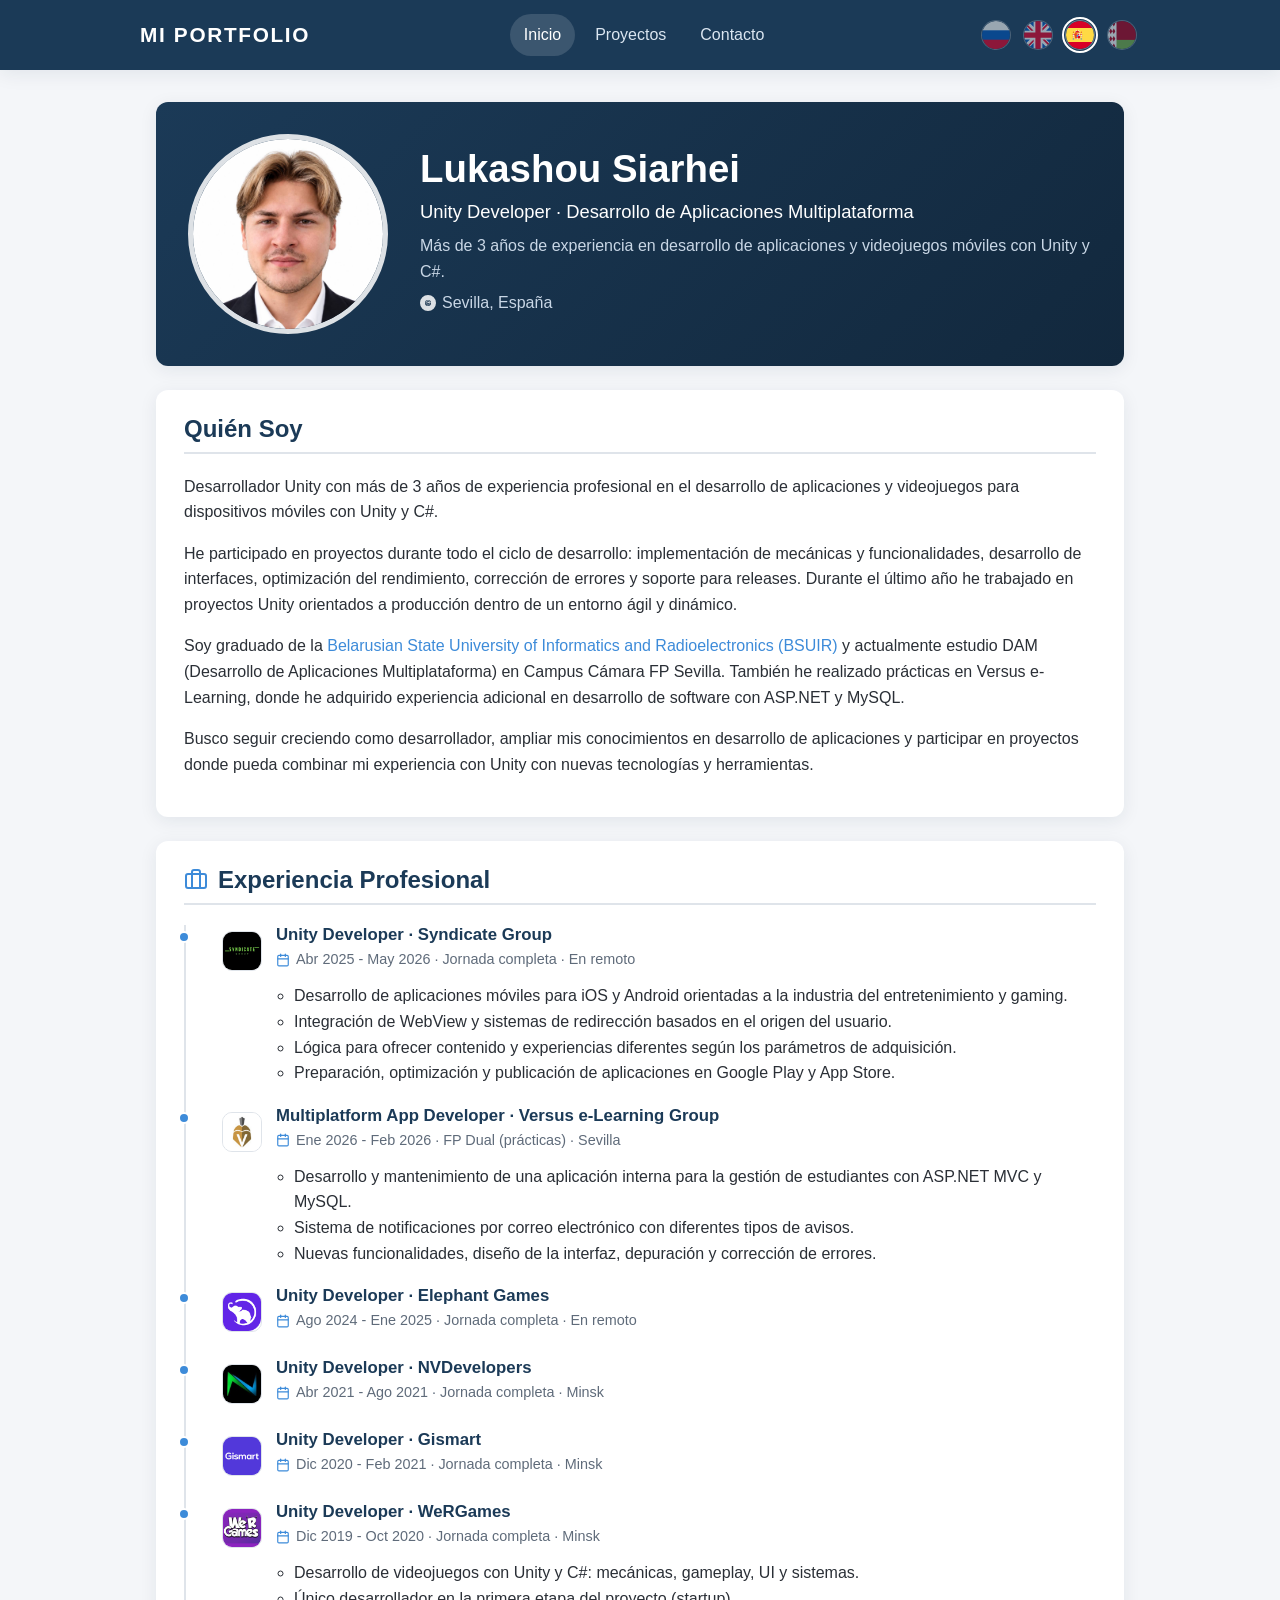
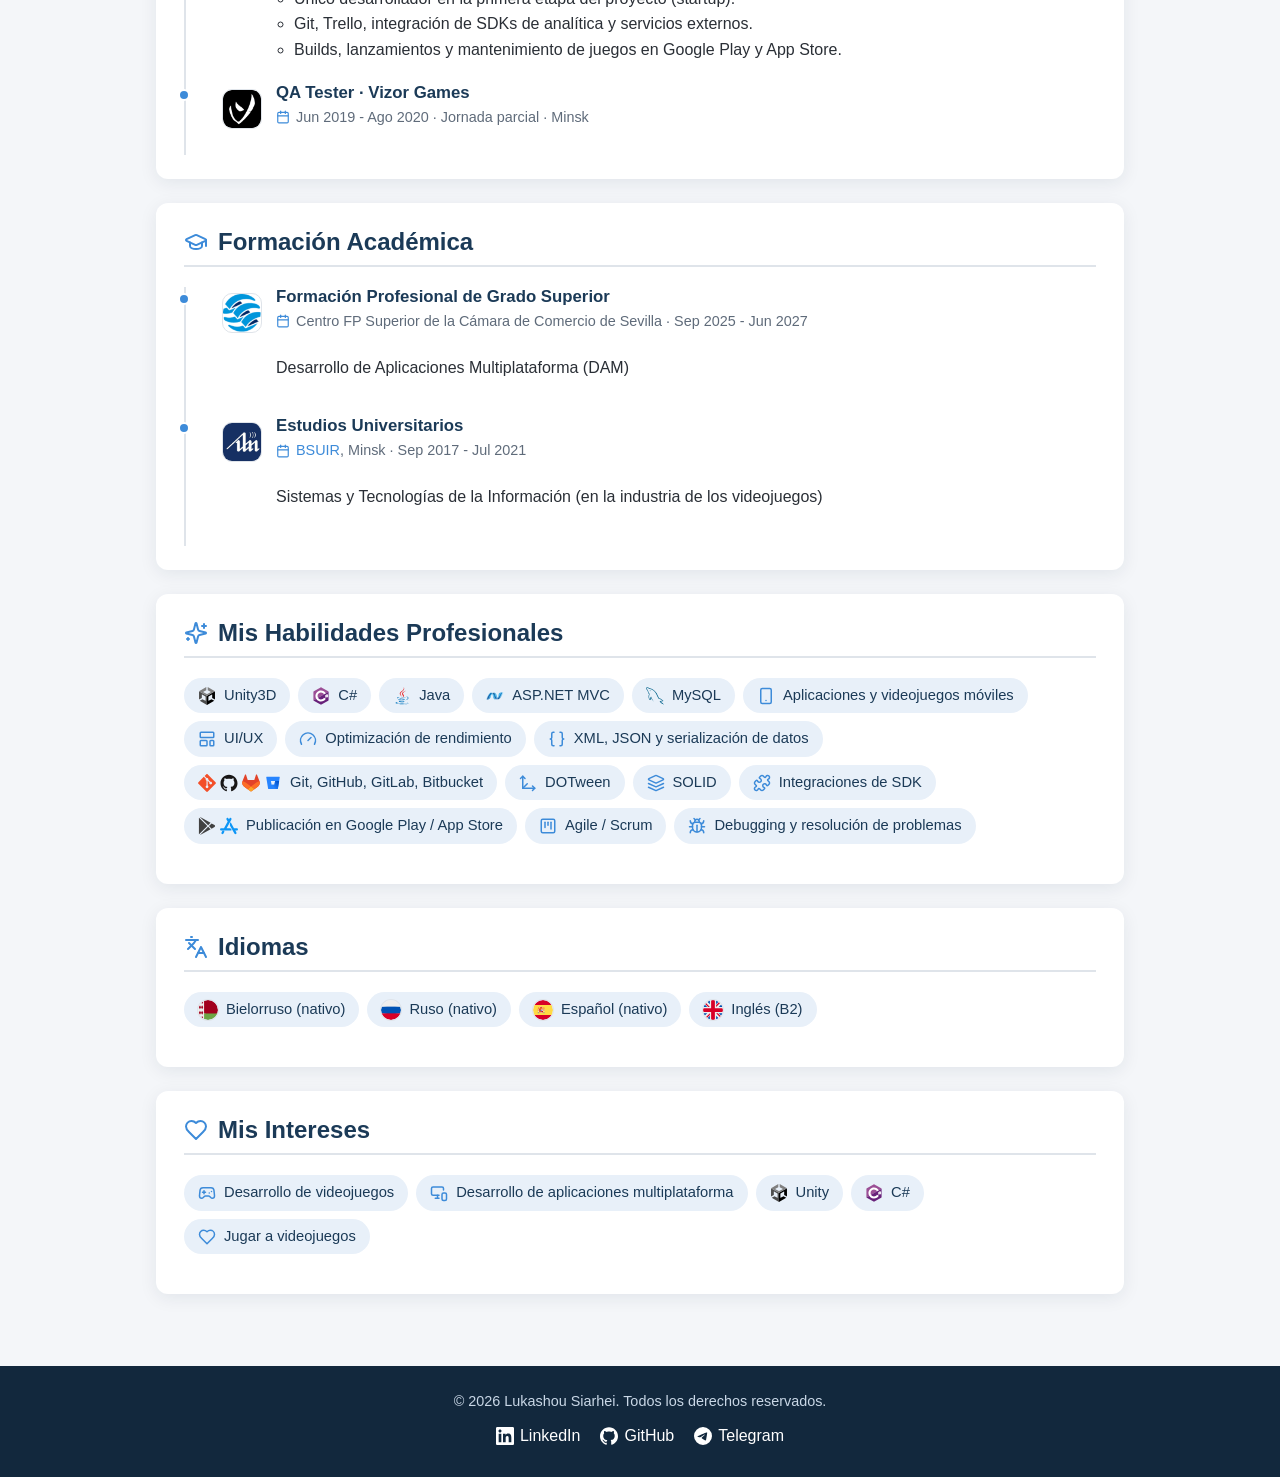
<file: index.html>
<!DOCTYPE html>
<html lang="es">
<head>
    <meta charset="UTF-8">
    <meta name="viewport" content="width=device-width, initial-scale=1.0">
    <meta name="description" content="Portfolio de Siarhei Lukashou, desarrollador Unity y de aplicaciones multiplataforma con más de 3 años de experiencia en videojuegos y apps móviles con C#." data-i18n-attr="content:index.meta">
    <meta name="author" content="Siarhei Lukashou">
    <title data-i18n="index.title">Mi Portfolio - Desarrollador De Videojuegos</title>
    <link rel="stylesheet" href="css/styles.css">
    <script>
        // Oculta la página hasta aplicar el idioma guardado (evita ver el español un instante)
        try {
            var savedLang = localStorage.getItem("lang");
            if (savedLang && savedLang !== "es") {
                document.documentElement.classList.add("i18n-pending");
                // Por si js/i18n.js no se carga: la página no se queda oculta
                setTimeout(function () {
                    document.documentElement.classList.remove("i18n-pending");
                }, 1500);
            }
        } catch (e) {}
    </script>
    <link rel="canonical" href="https://lukashou.pages.dev/">
    <meta property="og:type" content="website">
    <meta property="og:site_name" content="Portfolio de Siarhei Lukashou">
    <meta property="og:locale" content="es_ES">
    <meta property="og:title" content="Siarhei Lukashou - Unity Developer">
    <meta property="og:description" content="Portfolio de Siarhei Lukashou, desarrollador Unity y de aplicaciones multiplataforma con más de 3 años de experiencia en videojuegos y apps móviles con C#." data-i18n-attr="content:index.meta">
    <meta property="og:url" content="https://lukashou.pages.dev/">
    <meta property="og:image" content="https://lukashou.pages.dev/images/og-image-v2.jpg">
    <meta property="og:image:width" content="1200">
    <meta property="og:image:height" content="627">
    <meta property="og:image:alt" content="Siarhei Lukashou - Unity Developer y desarrollo de aplicaciones multiplataforma">
    <meta name="twitter:card" content="summary_large_image">
    <meta name="twitter:image" content="https://lukashou.pages.dev/images/og-image-v2.jpg">
</head>
<body>
    <header>
        <h1><a href="index.html" data-i18n="site.title">Mi Portfolio</a></h1>
        <nav>
            <ul>
                <li><a href="index.html" aria-current="page" data-i18n="nav.home">Inicio</a></li>
                <li><a href="proyectos.html" data-i18n="nav.projects">Proyectos</a></li>
                <li><a href="contacto.html" data-i18n="nav.contact">Contacto</a></li>
            </ul>
        </nav>
        <div class="lang-switch" role="group" aria-label="Idioma" data-i18n-attr="aria-label:lang.label">
            <button type="button" data-lang="ru" lang="ru" aria-label="Русский" title="Русский" aria-pressed="false"><img src="images/flags/ru.svg" alt="" width="28" height="28"></button>
            <button type="button" data-lang="en" lang="en" aria-label="English" title="English" aria-pressed="false"><img src="images/flags/gb.svg" alt="" width="28" height="28"></button>
            <button type="button" data-lang="es" lang="es" aria-label="Español" title="Español" aria-pressed="true"><img src="images/flags/es.svg" alt="" width="28" height="28"></button>
            <button type="button" data-lang="be" lang="be" aria-label="Беларуская" title="Беларуская" aria-pressed="false"><img src="images/flags/by.svg" alt="" width="28" height="28"></button>
        </div>
    </header>

    <main>
        <section class="hero">
            <figure>
                <img src="images/foto-perfil.jpg" alt="Foto de Siarhei Lukashou" width="200" height="200" data-i18n-attr="alt:index.photoAlt">
                <figcaption data-i18n="index.photoCaption">Mi foto</figcaption>
            </figure>
            <div>
                <h1>Lukashou Siarhei</h1>
                <p class="role" data-i18n="index.role">Unity Developer · Desarrollo de Aplicaciones Multiplataforma</p>
                <p data-i18n="index.heroExp">Más de 3 años de experiencia en desarrollo de aplicaciones y videojuegos móviles con Unity y C#.</p>
                <p class="location"><img class="icon" src="images/icons/map-pin-light.svg" alt="" width="18" height="18"><span data-i18n="common.location">Sevilla, España</span></p>
            </div>
        </section>

        <section>
            <h2 data-i18n="index.about.title">Quién Soy</h2>
            <p data-i18n="index.about.p1">Desarrollador Unity con más de 3 años de experiencia profesional en el desarrollo de aplicaciones y videojuegos para dispositivos móviles con Unity y C#.</p>
            <p data-i18n="index.about.p2">He participado en proyectos durante todo el ciclo de desarrollo: implementación de mecánicas y funcionalidades, desarrollo de interfaces, optimización del rendimiento, corrección de errores y soporte para releases. Durante el último año he trabajado en proyectos Unity orientados a producción dentro de un entorno ágil y dinámico.</p>
            <p data-i18n="index.about.p3">Soy graduado de la <a href="https://www.bsuir.by/en/">Belarusian State University of Informatics and Radioelectronics (BSUIR)</a> y actualmente estudio DAM (Desarrollo de Aplicaciones Multiplataforma) en Campus Cámara FP Sevilla. También he realizado prácticas en Versus e-Learning, donde he adquirido experiencia adicional en desarrollo de software con ASP.NET y MySQL.</p>
            <p data-i18n="index.about.p4">Busco seguir creciendo como desarrollador, ampliar mis conocimientos en desarrollo de aplicaciones y participar en proyectos donde pueda combinar mi experiencia con Unity con nuevas tecnologías y herramientas.</p>
        </section>

        <section>
            <h2><img class="icon h-icon" src="images/icons/briefcase.svg" alt="" width="24" height="24"><span data-i18n="index.exp.title">Experiencia Profesional</span></h2>
            <ol class="timeline">
                <li class="org">
                    <img class="org-logo" src="images/logos/syndicate-group.png" alt="Syndicate Group" width="40" height="40">
                    <h3>Unity Developer · Syndicate Group</h3>
                    <p class="meta"><img class="icon" src="images/icons/calendar.svg" alt="" width="14" height="14"><span data-i18n="index.exp.syndicate.meta">Abr 2025 - May 2026 · Jornada completa · En remoto</span></p>
                    <ul>
                        <li data-i18n="index.exp.syndicate.1">Desarrollo de aplicaciones móviles para iOS y Android orientadas a la industria del entretenimiento y gaming.</li>
                        <li data-i18n="index.exp.syndicate.2">Integración de WebView y sistemas de redirección basados en el origen del usuario.</li>
                        <li data-i18n="index.exp.syndicate.3">Lógica para ofrecer contenido y experiencias diferentes según los parámetros de adquisición.</li>
                        <li data-i18n="index.exp.syndicate.4">Preparación, optimización y publicación de aplicaciones en Google Play y App Store.</li>
                    </ul>
                </li>
                <li class="org">
                    <img class="org-logo" src="images/logos/versus.png" alt="Versus e-Learning Group" width="40" height="40">
                    <h3>Multiplatform App Developer · Versus e-Learning Group</h3>
                    <p class="meta"><img class="icon" src="images/icons/calendar.svg" alt="" width="14" height="14"><span data-i18n="index.exp.versus.meta">Ene 2026 - Feb 2026 · FP Dual (prácticas) · Sevilla</span></p>
                    <ul>
                        <li data-i18n="index.exp.versus.1">Desarrollo y mantenimiento de una aplicación interna para la gestión de estudiantes con ASP.NET MVC y MySQL.</li>
                        <li data-i18n="index.exp.versus.2">Sistema de notificaciones por correo electrónico con diferentes tipos de avisos.</li>
                        <li data-i18n="index.exp.versus.3">Nuevas funcionalidades, diseño de la interfaz, depuración y corrección de errores.</li>
                    </ul>
                </li>
                <li class="org">
                    <img class="org-logo" src="images/logos/elephant-games.png" alt="Elephant Games" width="40" height="40">
                    <h3>Unity Developer · Elephant Games</h3>
                    <p class="meta"><img class="icon" src="images/icons/calendar.svg" alt="" width="14" height="14"><span data-i18n="index.exp.elephant.meta">Ago 2024 - Ene 2025 · Jornada completa · En remoto</span></p>
                </li>
                <li class="org">
                    <img class="org-logo" src="images/logos/nvdevelopers.png" alt="NVDevelopers" width="40" height="40">
                    <h3>Unity Developer · NVDevelopers</h3>
                    <p class="meta"><img class="icon" src="images/icons/calendar.svg" alt="" width="14" height="14"><span data-i18n="index.exp.nv.meta">Abr 2021 - Ago 2021 · Jornada completa · Minsk</span></p>
                </li>
                <li class="org">
                    <img class="org-logo" src="images/logos/gismart.png" alt="Gismart" width="40" height="40">
                    <h3>Unity Developer · Gismart</h3>
                    <p class="meta"><img class="icon" src="images/icons/calendar.svg" alt="" width="14" height="14"><span data-i18n="index.exp.gismart.meta">Dic 2020 - Feb 2021 · Jornada completa · Minsk</span></p>
                </li>
                <li class="org">
                    <img class="org-logo" src="images/logos/wergames.png" alt="WeRGames" width="40" height="40">
                    <h3>Unity Developer · WeRGames</h3>
                    <p class="meta"><img class="icon" src="images/icons/calendar.svg" alt="" width="14" height="14"><span data-i18n="index.exp.wer.meta">Dic 2019 - Oct 2020 · Jornada completa · Minsk</span></p>
                    <ul>
                        <li data-i18n="index.exp.wer.1">Desarrollo de videojuegos con Unity y C#: mecánicas, gameplay, UI y sistemas.</li>
                        <li data-i18n="index.exp.wer.2">Único desarrollador en la primera etapa del proyecto (startup).</li>
                        <li data-i18n="index.exp.wer.3">Git, Trello, integración de SDKs de analítica y servicios externos.</li>
                        <li data-i18n="index.exp.wer.4">Builds, lanzamientos y mantenimiento de juegos en Google Play y App Store.</li>
                    </ul>
                </li>
                <li class="org">
                    <img class="org-logo" src="images/logos/vizor-games.png" alt="Vizor Games" width="40" height="40">
                    <h3>QA Tester · Vizor Games</h3>
                    <p class="meta"><img class="icon" src="images/icons/calendar.svg" alt="" width="14" height="14"><span data-i18n="index.exp.vizor.meta">Jun 2019 - Ago 2020 · Jornada parcial · Minsk</span></p>
                </li>
            </ol>
        </section>

        <section>
            <h2><img class="icon h-icon" src="images/icons/graduation-cap.svg" alt="" width="24" height="24"><span data-i18n="index.edu.title">Formación Académica</span></h2>
            <ol class="timeline">
                <li class="org">
                    <img class="org-logo" src="images/logos/campus-camara.png" alt="Campus Cámara FP Sevilla" width="40" height="40">
                    <h3 data-i18n="index.edu.fp.title">Formación Profesional de Grado Superior</h3>
                    <p class="meta"><img class="icon" src="images/icons/calendar.svg" alt="" width="14" height="14"><span data-i18n="index.edu.fp.meta">Centro FP Superior de la Cámara de Comercio de Sevilla · Sep 2025 - Jun 2027</span></p>
                    <p data-i18n="index.edu.fp.degree">Desarrollo de Aplicaciones Multiplataforma (DAM)</p>
                </li>
                <li class="org">
                    <img class="org-logo" src="images/logos/bsuir.png" alt="BSUIR" width="40" height="40">
                    <h3 data-i18n="index.edu.uni.title">Estudios Universitarios</h3>
                    <p class="meta"><img class="icon" src="images/icons/calendar.svg" alt="" width="14" height="14"><span data-i18n="index.edu.uni.meta"><a href="https://www.bsuir.by/en/">BSUIR</a>, Minsk · Sep 2017 - Jul 2021</span></p>
                    <p data-i18n="index.edu.uni.degree">Sistemas y Tecnologías de la Información (en la industria de los videojuegos)</p>
                </li>
            </ol>
        </section>

        <section>
            <h2><img class="icon h-icon" src="images/icons/sparkles.svg" alt="" width="24" height="24"><span data-i18n="index.skills.title">Mis Habilidades Profesionales</span></h2>
            <ul class="tags">
                <li><img class="icon" src="images/icons/unity.svg" alt="" width="18" height="18">Unity3D</li>
                <li><img class="icon" src="images/icons/csharp.svg" alt="" width="18" height="18">C#</li>
                <li><img class="icon" src="images/icons/java.svg" alt="" width="18" height="18">Java</li>
                <li><img class="icon" src="images/icons/dotnet.svg" alt="" width="18" height="18">ASP.NET MVC</li>
                <li><img class="icon" src="images/icons/mysql.svg" alt="" width="18" height="18">MySQL</li>
                <li><img class="icon" src="images/icons/smartphone.svg" alt="" width="18" height="18"><span data-i18n="index.skills.mobile">Aplicaciones y videojuegos móviles</span></li>
                <li><img class="icon" src="images/icons/layout-template.svg" alt="" width="18" height="18">UI/UX</li>
                <li><img class="icon" src="images/icons/gauge.svg" alt="" width="18" height="18"><span data-i18n="index.skills.perf">Optimización de rendimiento</span></li>
                <li><img class="icon" src="images/icons/braces.svg" alt="" width="18" height="18"><span data-i18n="index.skills.data">XML, JSON y serialización de datos</span></li>
                <li><img class="icon" src="images/icons/git.svg" alt="" width="18" height="18"><img class="icon" src="images/icons/github.svg" alt="" width="18" height="18"><img class="icon" src="images/icons/gitlab.svg" alt="" width="18" height="18"><img class="icon" src="images/icons/bitbucket.svg" alt="" width="18" height="18">Git, GitHub, GitLab, Bitbucket</li>
                <li><img class="icon" src="images/icons/move-3d.svg" alt="" width="18" height="18">DOTween</li>
                <li><img class="icon" src="images/icons/layers.svg" alt="" width="18" height="18">SOLID</li>
                <li><img class="icon" src="images/icons/puzzle.svg" alt="" width="18" height="18"><span data-i18n="index.skills.sdk">Integraciones de SDK</span></li>
                <li><img class="icon" src="images/icons/googleplay.svg" alt="" width="18" height="18"><img class="icon" src="images/icons/appstore.svg" alt="" width="18" height="18"><span data-i18n="index.skills.publish">Publicación en Google Play / App Store</span></li>
                <li><img class="icon" src="images/icons/square-kanban.svg" alt="" width="18" height="18">Agile / Scrum</li>
                <li><img class="icon" src="images/icons/bug.svg" alt="" width="18" height="18"><span data-i18n="index.skills.debug">Debugging y resolución de problemas</span></li>
            </ul>
        </section>

        <section>
            <h2><img class="icon h-icon" src="images/icons/languages.svg" alt="" width="24" height="24"><span data-i18n="index.langs.title">Idiomas</span></h2>
            <ul class="tags">
                <li><img class="icon flag" src="images/flags/by.svg" alt="" width="20" height="20"><span data-i18n="index.langs.be">Bielorruso (nativo)</span></li>
                <li><img class="icon flag" src="images/flags/ru.svg" alt="" width="20" height="20"><span data-i18n="index.langs.ru">Ruso (nativo)</span></li>
                <li><img class="icon flag" src="images/flags/es.svg" alt="" width="20" height="20"><span data-i18n="index.langs.es">Español (nativo)</span></li>
                <li><img class="icon flag" src="images/flags/gb.svg" alt="" width="20" height="20"><span data-i18n="index.langs.en">Inglés (B2)</span></li>
            </ul>
        </section>

        <section>
            <h2><img class="icon h-icon" src="images/icons/heart.svg" alt="" width="24" height="24"><span data-i18n="index.interests.title">Mis Intereses</span></h2>
            <ul class="tags">
                <li><img class="icon" src="images/icons/gamepad-2.svg" alt="" width="18" height="18"><span data-i18n="index.interests.gamedev">Desarrollo de videojuegos</span></li>
                <li><img class="icon" src="images/icons/monitor-smartphone.svg" alt="" width="18" height="18"><span data-i18n="index.interests.apps">Desarrollo de aplicaciones multiplataforma</span></li>
                <li><img class="icon" src="images/icons/unity.svg" alt="" width="18" height="18">Unity</li>
                <li><img class="icon" src="images/icons/csharp.svg" alt="" width="18" height="18">C#</li>
                <li><img class="icon" src="images/icons/heart.svg" alt="" width="18" height="18"><span data-i18n="index.interests.play">Jugar a videojuegos</span></li>
            </ul>
        </section>
    </main>

    <footer>
        <p data-i18n="footer.rights">&copy; 2026 Lukashou Siarhei. Todos los derechos reservados.</p>
        <div>
            <ol>
                <li><a href="https://www.linkedin.com/in/sergei-lukashov/"><img class="icon" src="images/icons/linkedin-white.svg" alt="" width="18" height="18">LinkedIn</a></li>
                <li><a href="https://github.com/siarheilukashou25-maker"><img class="icon" src="images/icons/github-white.svg" alt="" width="18" height="18">GitHub</a></li>
                <li><a href="https://t.me/endi_kayfman"><img class="icon" src="images/icons/telegram-white.svg" alt="" width="18" height="18">Telegram</a></li>
            </ol>
        </div>
    </footer>
    <script src="js/i18n.js" defer></script>
</body>
</html>
</file>
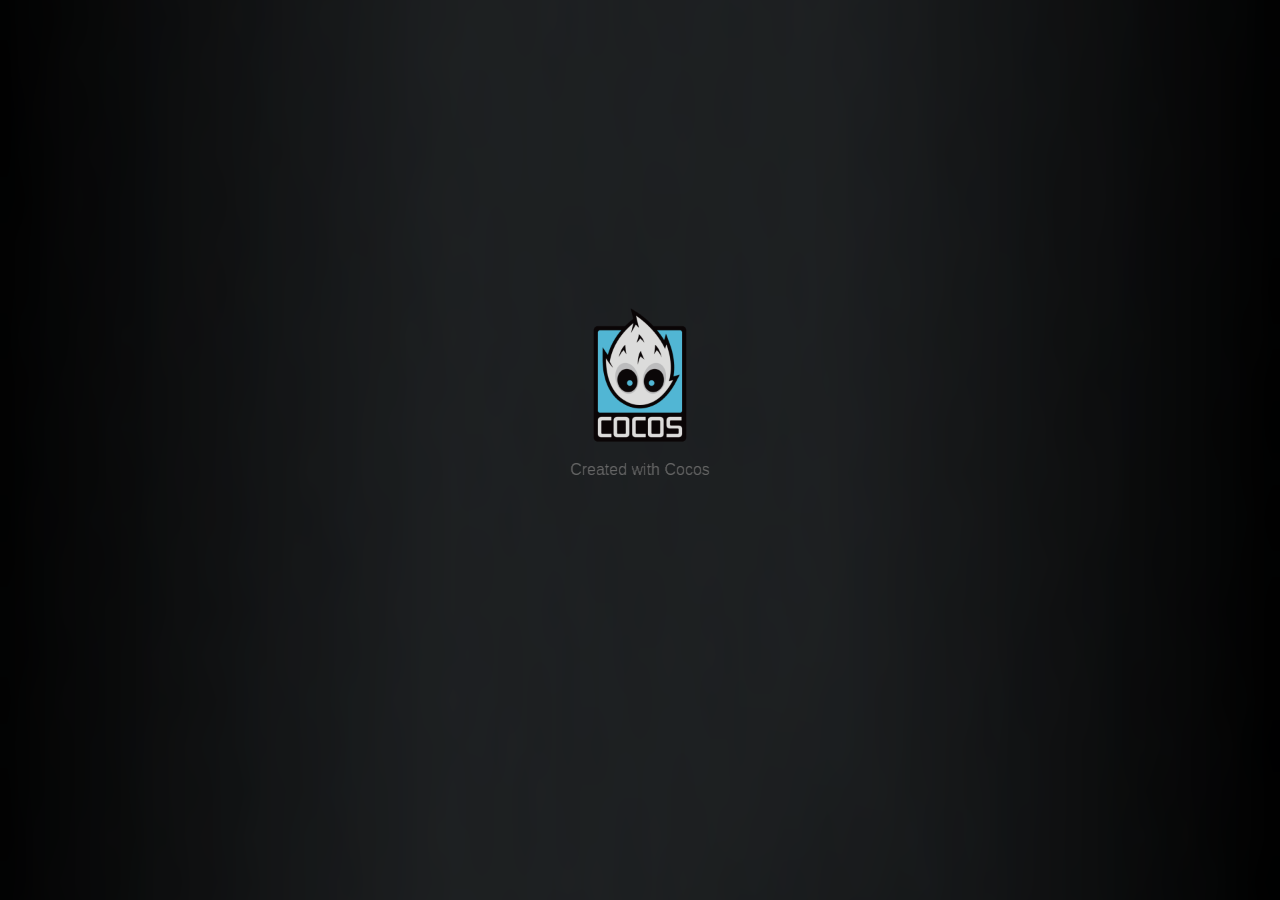
<file: GameOnCocos/index.html>
<!DOCTYPE html>
<html>
<head>
  <meta charset="utf-8">

  <title>Cocos Creator | TestFreePlay</title>

  <!--http://www.html5rocks.com/en/mobile/mobifying/-->
  <meta name="viewport"
        content="width=device-width,user-scalable=no,initial-scale=1,minimum-scale=1,maximum-scale=1,minimal-ui=true"/>

  <!--https://developer.apple.com/library/safari/documentation/AppleApplications/Reference/SafariHTMLRef/Articles/MetaTags.html-->
  <meta name="apple-mobile-web-app-capable" content="yes">
  <meta name="apple-mobile-web-app-status-bar-style" content="black-translucent">
  <meta name="format-detection" content="telephone=no">

  <!-- force webkit on 360 -->
  <meta name="renderer" content="webkit"/>
  <meta name="force-rendering" content="webkit"/>
  <!-- force edge on IE -->
  <meta http-equiv="X-UA-Compatible" content="IE=edge,chrome=1"/>
  <meta name="msapplication-tap-highlight" content="no">

  <!-- force full screen on some browser -->
  <meta name="full-screen" content="yes"/>
  <meta name="x5-fullscreen" content="true"/>
  <meta name="360-fullscreen" content="true"/>

  <!--fix fireball/issues/3568 -->
  <!--<meta name="browsermode" content="application">-->
  <meta name="x5-page-mode" content="app">

  <!--<link rel="apple-touch-icon" href=".png" />-->
  <!--<link rel="apple-touch-icon-precomposed" href=".png" />-->

  <link rel="stylesheet" type="text/css" href="style.css"/>

</head>
<body>
  <div id="GameDiv" cc_exact_fit_screen="true">
      <div id="Cocos3dGameContainer">
        <canvas id="GameCanvas" oncontextmenu="event.preventDefault()" tabindex="99"></canvas>
      </div>
    </div>
  
<!-- Polyfills bundle. -->
<script src="src/polyfills.bundle.js" charset="utf-8"> </script>

<!-- SystemJS support. -->
<script src="src/system.bundle.js" charset="utf-8"> </script>

<!-- Import map -->
<script src="src/import-map.json" type="systemjs-importmap" charset="utf-8"> </script>

<script>
    System.import('./index.js').catch(function(err) { console.error(err); })
</script>

</body>
</html>
</file>
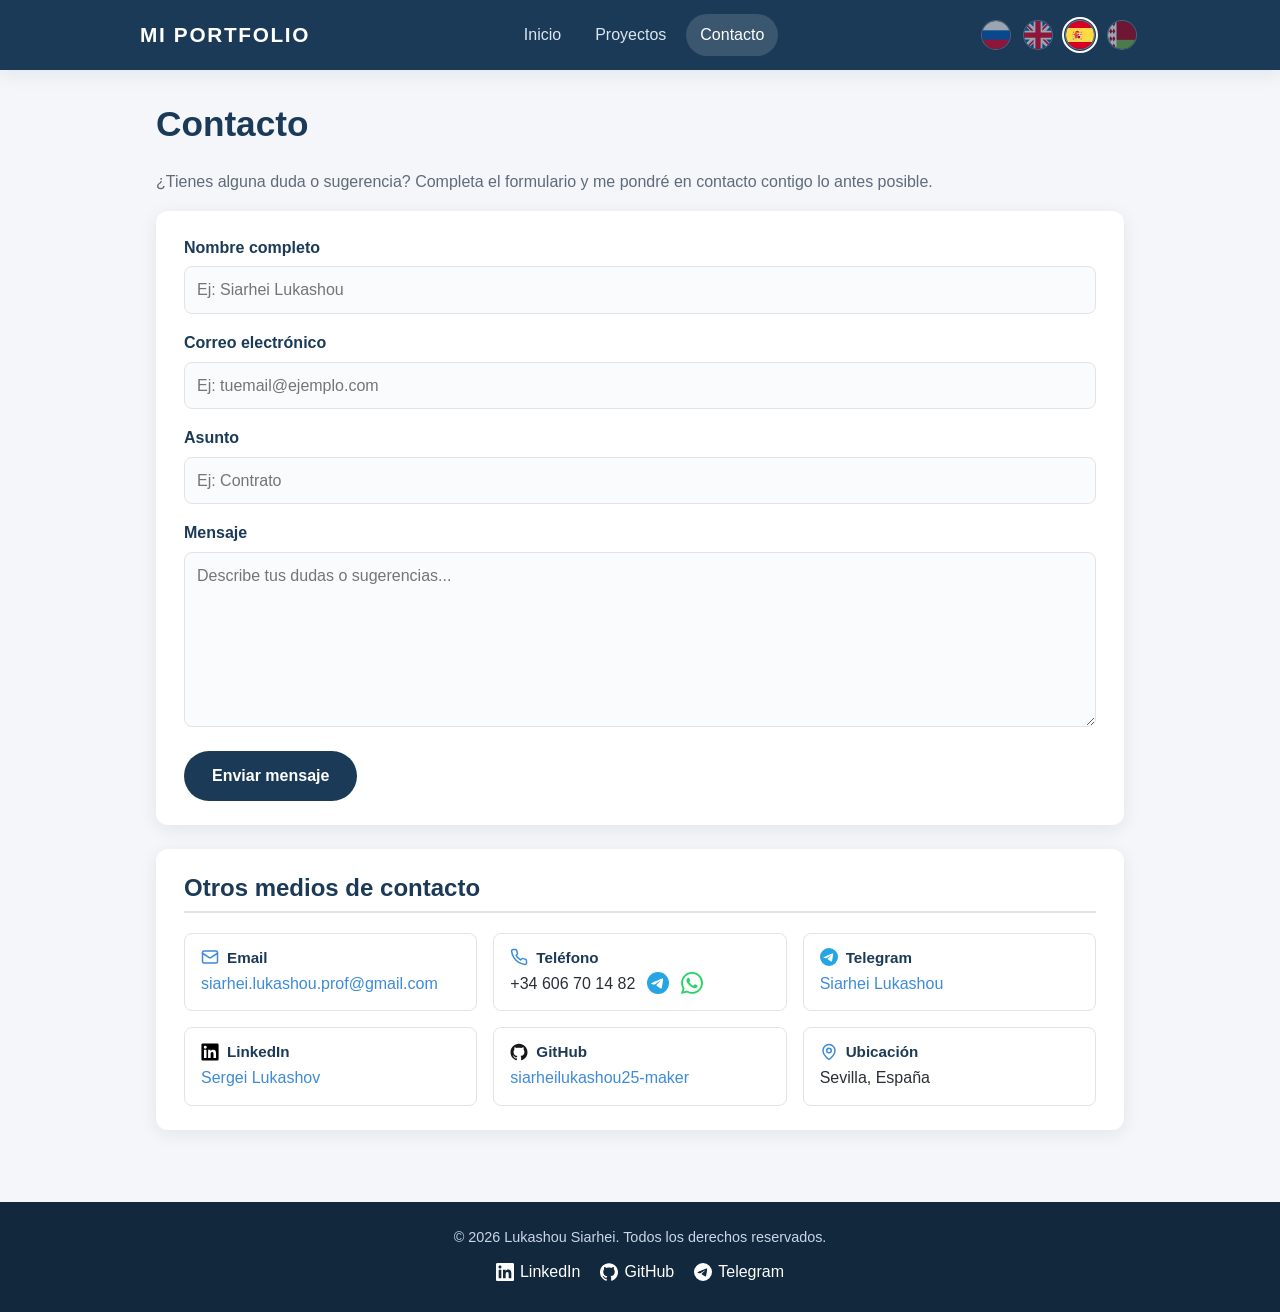
<file: contacto.html>
<!DOCTYPE html>
<html lang="es">
<head>
    <meta charset="UTF-8">
    <meta name="viewport" content="width=device-width, initial-scale=1.0">
    <meta name="description" content="Contacta con Siarhei Lukashou, desarrollador Unity y de aplicaciones multiplataforma en Sevilla: formulario, email, teléfono, LinkedIn, GitHub y Telegram." data-i18n-attr="content:contact.meta">
    <meta name="author" content="Siarhei Lukashou">
    <title data-i18n="contact.title">Contacto - Portfolio</title>
    <link rel="stylesheet" href="css/styles.css">
    <script>
        // Oculta la página hasta aplicar el idioma guardado (evita ver el español un instante)
        try {
            var savedLang = localStorage.getItem("lang");
            if (savedLang && savedLang !== "es") {
                document.documentElement.classList.add("i18n-pending");
                // Por si js/i18n.js no se carga: la página no se queda oculta
                setTimeout(function () {
                    document.documentElement.classList.remove("i18n-pending");
                }, 1500);
            }
        } catch (e) {}
    </script>
    <link rel="canonical" href="https://lukashou.pages.dev/contacto">
    <meta property="og:type" content="website">
    <meta property="og:site_name" content="Portfolio de Siarhei Lukashou">
    <meta property="og:locale" content="es_ES">
    <meta property="og:title" content="Contacto - Siarhei Lukashou">
    <meta property="og:description" content="Contacta con Siarhei Lukashou, desarrollador Unity y de aplicaciones multiplataforma en Sevilla: formulario, email, teléfono, LinkedIn, GitHub y Telegram." data-i18n-attr="content:contact.meta">
    <meta property="og:url" content="https://lukashou.pages.dev/contacto">
    <meta property="og:image" content="https://lukashou.pages.dev/images/og-image-v2.jpg">
    <meta property="og:image:width" content="1200">
    <meta property="og:image:height" content="627">
    <meta property="og:image:alt" content="Siarhei Lukashou - Unity Developer y desarrollo de aplicaciones multiplataforma">
    <meta name="twitter:card" content="summary_large_image">
    <meta name="twitter:image" content="https://lukashou.pages.dev/images/og-image-v2.jpg">
</head>
<body>
    <header>
        <h1><a href="index.html" data-i18n="site.title">Mi Portfolio</a></h1>
        <nav>
            <ul>
                <li><a href="index.html" data-i18n="nav.home">Inicio</a></li>
                <li><a href="proyectos.html" data-i18n="nav.projects">Proyectos</a></li>
                <li><a href="contacto.html" aria-current="page" data-i18n="nav.contact">Contacto</a></li>
            </ul>
        </nav>
        <div class="lang-switch" role="group" aria-label="Idioma" data-i18n-attr="aria-label:lang.label">
            <button type="button" data-lang="ru" lang="ru" aria-label="Русский" title="Русский" aria-pressed="false"><img src="images/flags/ru.svg" alt="" width="28" height="28"></button>
            <button type="button" data-lang="en" lang="en" aria-label="English" title="English" aria-pressed="false"><img src="images/flags/gb.svg" alt="" width="28" height="28"></button>
            <button type="button" data-lang="es" lang="es" aria-label="Español" title="Español" aria-pressed="true"><img src="images/flags/es.svg" alt="" width="28" height="28"></button>
            <button type="button" data-lang="be" lang="be" aria-label="Беларуская" title="Беларуская" aria-pressed="false"><img src="images/flags/by.svg" alt="" width="28" height="28"></button>
        </div>
    </header>

    <main>
        <h1 data-i18n="nav.contact">Contacto</h1>
        <p data-i18n="contact.intro">¿Tienes alguna duda o sugerencia? Completa el formulario y me pondré en contacto contigo lo antes posible.</p>

        <form id="contact-form" action="https://api.web3forms.com/submit" method="POST">
            <!-- Clave de acceso de Web3Forms (https://web3forms.com): clave pública recibida por email -->
            <input type="hidden" name="access_key" value="8d8a7eae-7aed-4980-9e25-90c9718309dd">
            <input type="hidden" name="from_name" value="Portfolio lukashou.pages.dev">
            <input type="checkbox" name="botcheck" class="honeypot" tabindex="-1" autocomplete="off" aria-hidden="true">
            <div>
                <label for="name" data-i18n="contact.name">Nombre completo</label>
                <input type="text" id="name" name="name" autocomplete="name" placeholder="Ej: Siarhei Lukashou" required data-i18n-attr="placeholder:contact.namePh">
            </div>

            <div>
                <label for="email" data-i18n="contact.email">Correo electrónico</label>
                <input type="email" id="email" name="email" autocomplete="email" placeholder="Ej: tuemail@ejemplo.com" required data-i18n-attr="placeholder:contact.emailPh">
            </div>

            <div>
                <label for="subject" data-i18n="contact.subject">Asunto</label>
                <input type="text" id="subject" name="subject" placeholder="Ej: Contrato" required data-i18n-attr="placeholder:contact.subjectPh">
            </div>

            <div>
                <label for="message" data-i18n="contact.message">Mensaje</label>
                <textarea id="message" name="message" placeholder="Describe tus dudas o sugerencias..." rows="6" required data-i18n-attr="placeholder:contact.messagePh"></textarea>
            </div>

            <button type="submit" data-i18n="contact.send">Enviar mensaje</button>
            <p class="form-status" role="status" aria-live="polite" hidden></p>
        </form>

        <section>
            <h2 data-i18n="contact.other">Otros medios de contacto</h2>
            <div class="contact-grid">
                <div>
                    <h3><img class="icon" src="images/icons/mail.svg" alt="" width="18" height="18">Email</h3>
                    <p><a href="mailto:siarhei.lukashou.prof@gmail.com">siarhei.lukashou.prof@gmail.com</a></p>
                </div>
                <div>
                    <h3><img class="icon" src="images/icons/phone.svg" alt="" width="18" height="18"><span data-i18n="contact.phone">Teléfono</span></h3>
                    <p class="phone-line"><a href="tel:+34606701482">+34 606 70 14 82</a><a class="icon-link" href="https://t.me/endi_kayfman" aria-label="Telegram" title="Telegram"><img class="icon" src="images/icons/telegram.svg" alt="" width="22" height="22"></a><a class="icon-link" href="https://wa.me/34606701482" aria-label="WhatsApp" title="WhatsApp"><img class="icon" src="images/icons/whatsapp.svg" alt="" width="22" height="22"></a></p>
                </div>
                <div>
                    <h3><img class="icon" src="images/icons/telegram.svg" alt="" width="18" height="18">Telegram</h3>
                    <p><a href="https://t.me/endi_kayfman">Siarhei Lukashou</a></p>
                </div>
                <div>
                    <h3><img class="icon" src="images/icons/linkedin.svg" alt="" width="18" height="18">LinkedIn</h3>
                    <p><a href="https://www.linkedin.com/in/sergei-lukashov/">Sergei Lukashov</a></p>
                </div>
                <div>
                    <h3><img class="icon" src="images/icons/github.svg" alt="" width="18" height="18">GitHub</h3>
                    <p><a href="https://github.com/siarheilukashou25-maker">siarheilukashou25-maker</a></p>
                </div>
                <div>
                    <h3><img class="icon" src="images/icons/map-pin.svg" alt="" width="18" height="18"><span data-i18n="contact.location">Ubicación</span></h3>
                    <p data-i18n="common.location">Sevilla, España</p>
                </div>
            </div>
        </section>
    </main>

    <footer>
        <p data-i18n="footer.rights">&copy; 2026 Lukashou Siarhei. Todos los derechos reservados.</p>
        <div>
            <ol>
                <li><a href="https://www.linkedin.com/in/sergei-lukashov/"><img class="icon" src="images/icons/linkedin-white.svg" alt="" width="18" height="18">LinkedIn</a></li>
                <li><a href="https://github.com/siarheilukashou25-maker"><img class="icon" src="images/icons/github-white.svg" alt="" width="18" height="18">GitHub</a></li>
                <li><a href="https://t.me/endi_kayfman"><img class="icon" src="images/icons/telegram-white.svg" alt="" width="18" height="18">Telegram</a></li>
            </ol>
        </div>
    </footer>
    <script src="js/i18n.js" defer></script>
    <script src="js/contact.js" defer></script>
</body>
</html>
</file>
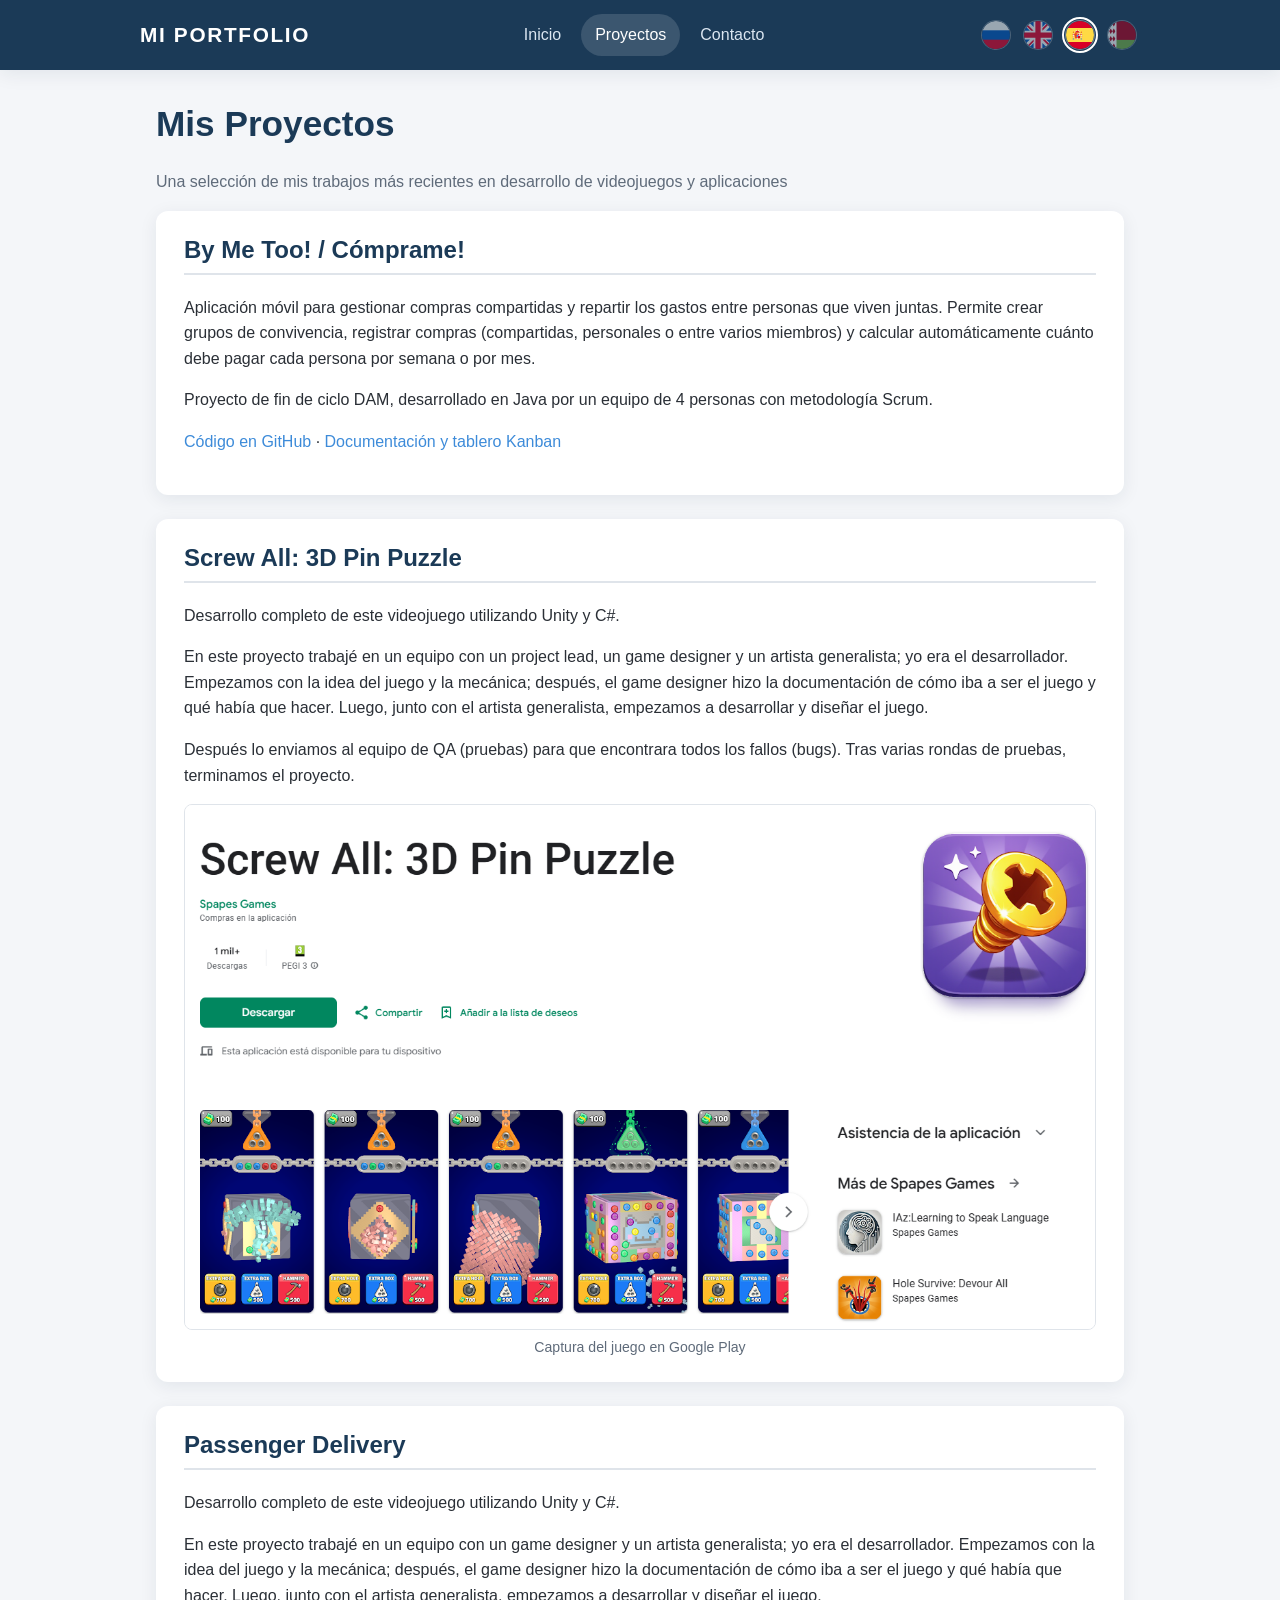
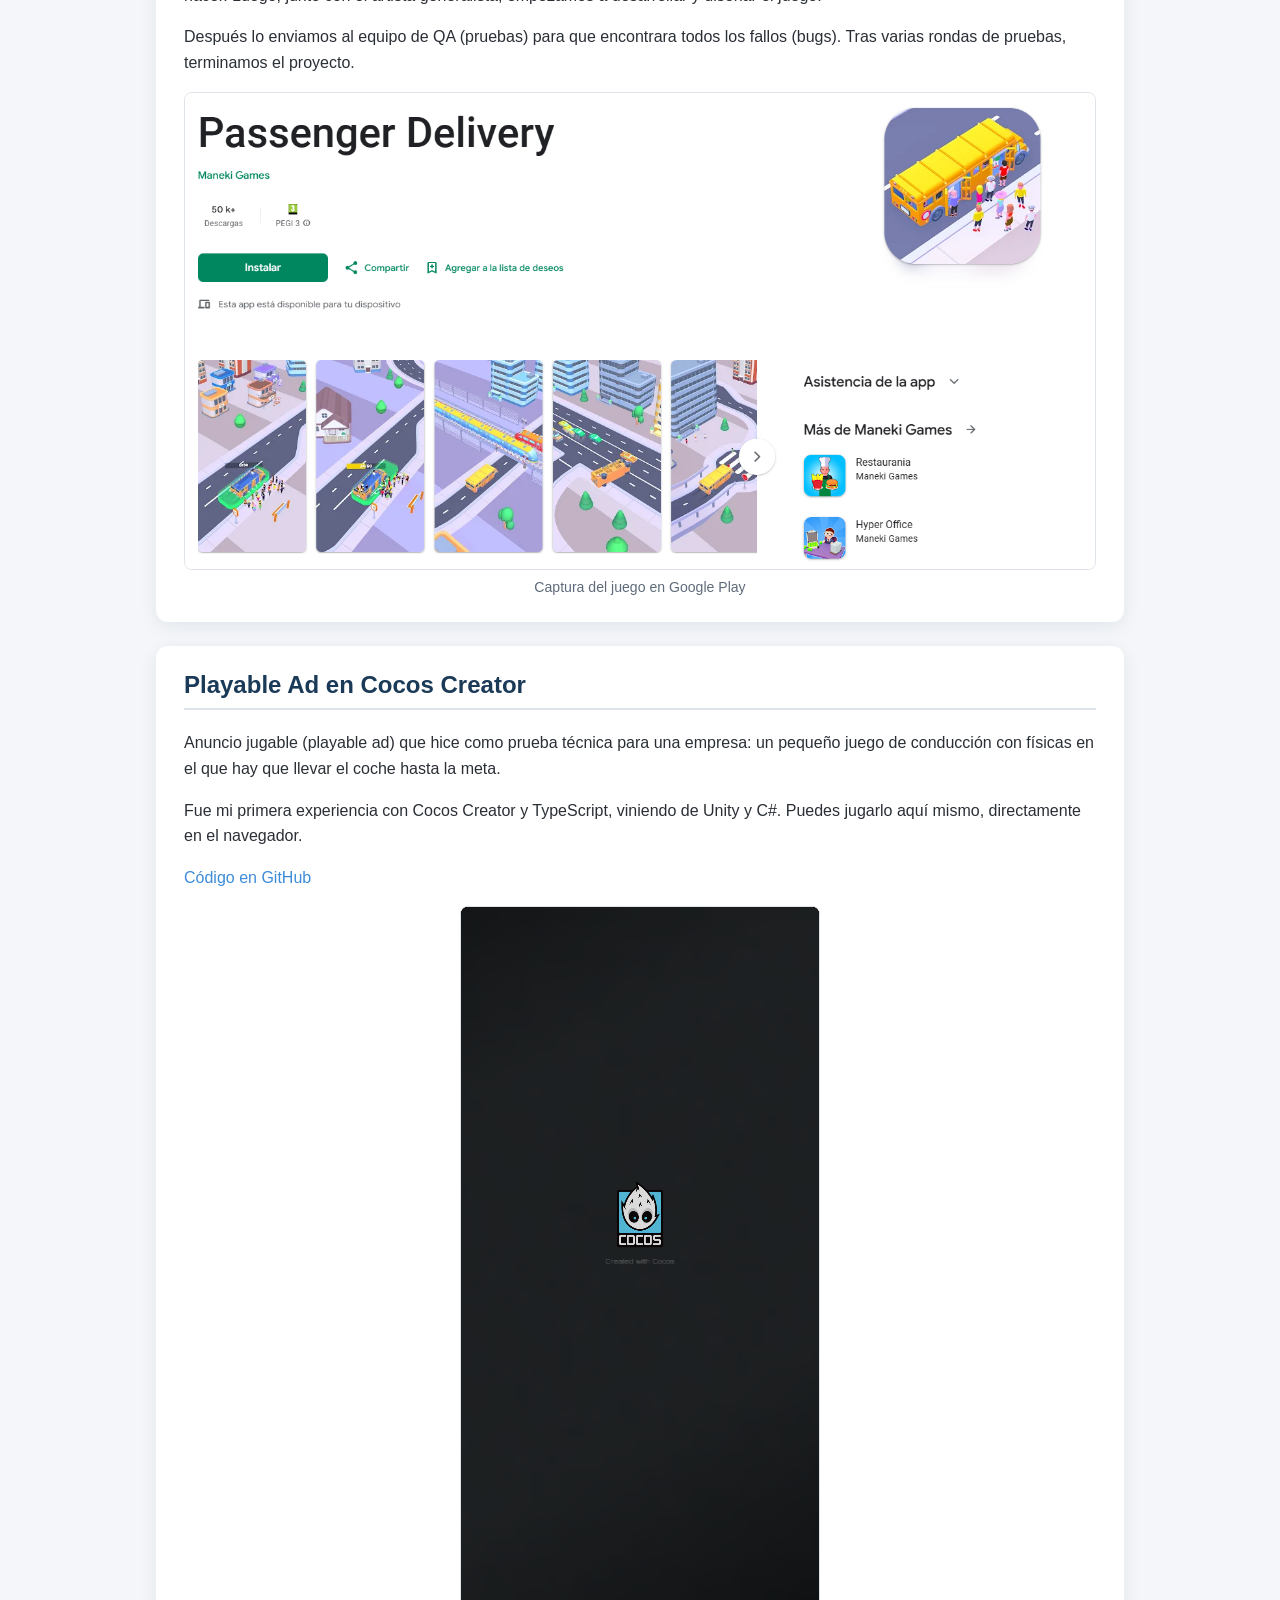
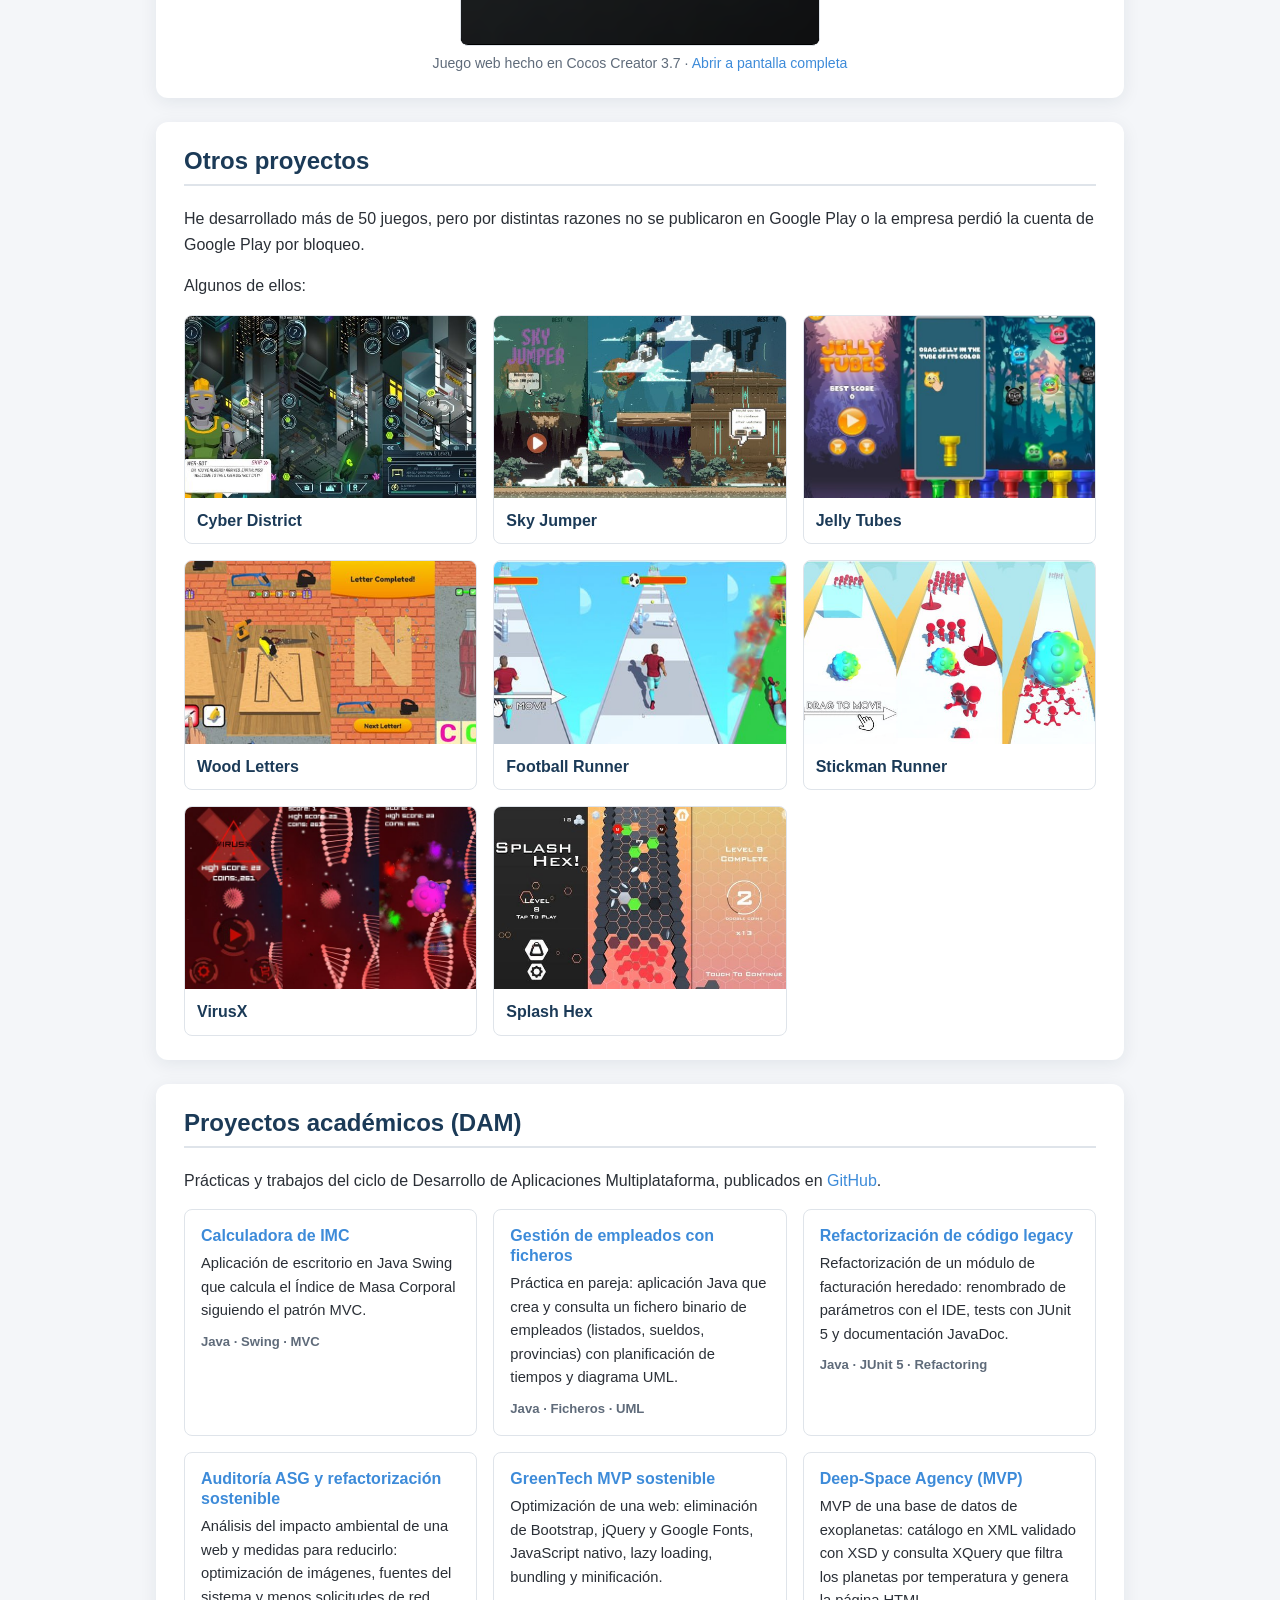
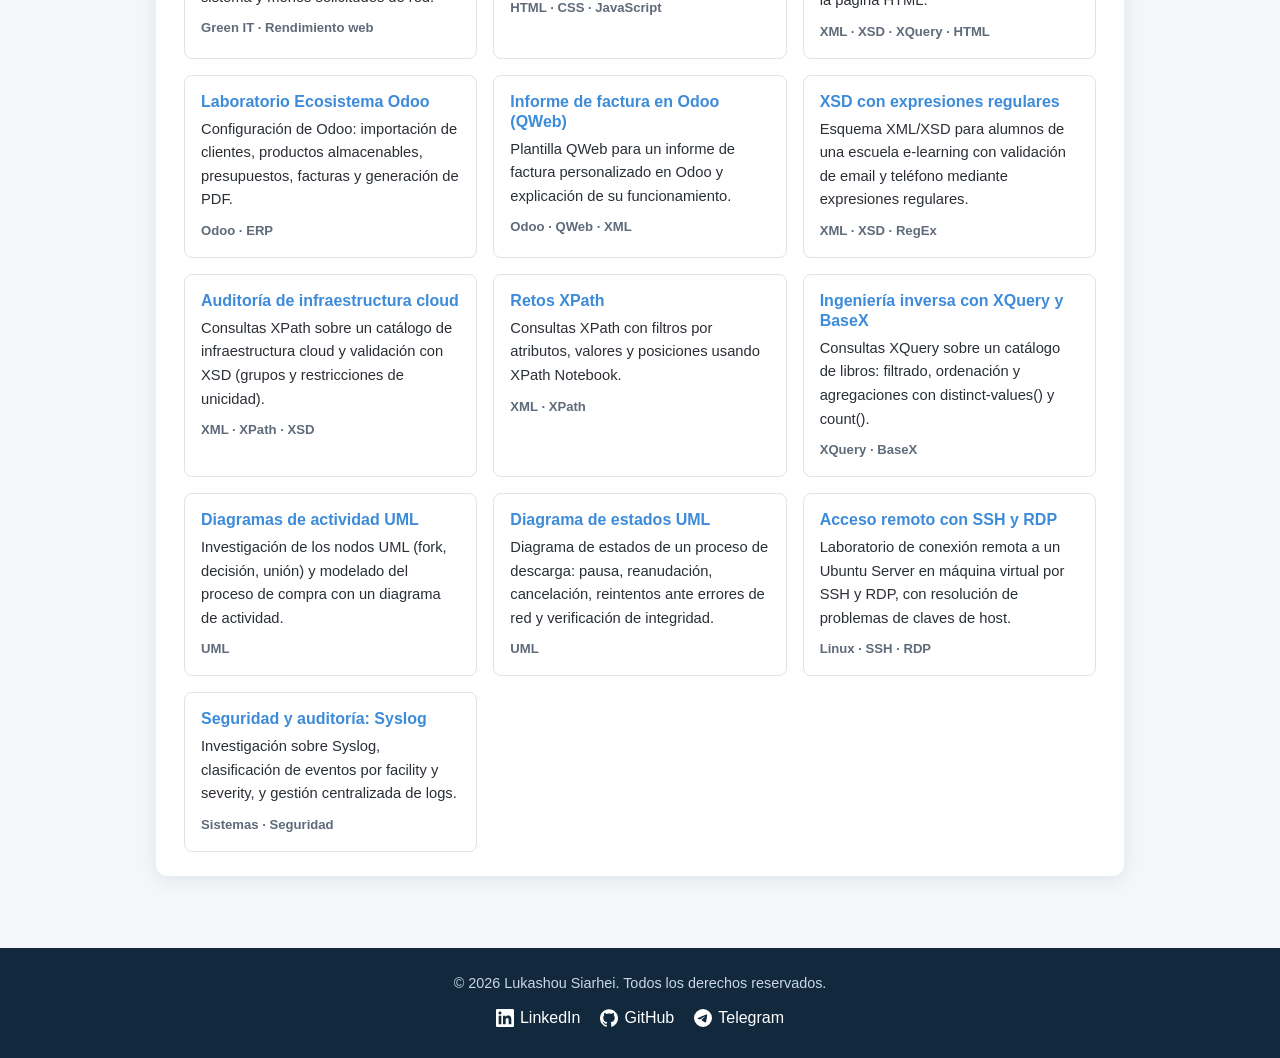
<file: proyectos.html>
<!DOCTYPE html>
<html lang="es">
<head>
    <meta charset="UTF-8">
    <meta name="viewport" content="width=device-width, initial-scale=1.0">
    <meta name="description" content="Proyectos de Siarhei Lukashou: videojuegos móviles en Unity publicados en Google Play, un playable ad jugable en el navegador y proyectos académicos de DAM." data-i18n-attr="content:projects.meta">
    <meta name="author" content="Siarhei Lukashou">
    <title data-i18n="projects.title">Mis Proyectos - Portfolio</title>
    <link rel="stylesheet" href="css/styles.css">
    <script>
        // Oculta la página hasta aplicar el idioma guardado (evita ver el español un instante)
        try {
            var savedLang = localStorage.getItem("lang");
            if (savedLang && savedLang !== "es") {
                document.documentElement.classList.add("i18n-pending");
                // Por si js/i18n.js no se carga: la página no se queda oculta
                setTimeout(function () {
                    document.documentElement.classList.remove("i18n-pending");
                }, 1500);
            }
        } catch (e) {}
    </script>
    <link rel="canonical" href="https://lukashou.pages.dev/proyectos">
    <meta property="og:type" content="website">
    <meta property="og:site_name" content="Portfolio de Siarhei Lukashou">
    <meta property="og:locale" content="es_ES">
    <meta property="og:title" content="Proyectos - Siarhei Lukashou">
    <meta property="og:description" content="Proyectos de Siarhei Lukashou: videojuegos móviles en Unity publicados en Google Play, un playable ad jugable en el navegador y proyectos académicos de DAM." data-i18n-attr="content:projects.meta">
    <meta property="og:url" content="https://lukashou.pages.dev/proyectos">
    <meta property="og:image" content="https://lukashou.pages.dev/images/og-image-v2.jpg">
    <meta property="og:image:width" content="1200">
    <meta property="og:image:height" content="627">
    <meta property="og:image:alt" content="Siarhei Lukashou - Unity Developer y desarrollo de aplicaciones multiplataforma">
    <meta name="twitter:card" content="summary_large_image">
    <meta name="twitter:image" content="https://lukashou.pages.dev/images/og-image-v2.jpg">
</head>
<body>
    <header>
        <h1><a href="index.html" data-i18n="site.title">Mi Portfolio</a></h1>
        <nav>
            <ul>
                <li><a href="index.html" data-i18n="nav.home">Inicio</a></li>
                <li><a href="proyectos.html" aria-current="page" data-i18n="nav.projects">Proyectos</a></li>
                <li><a href="contacto.html" data-i18n="nav.contact">Contacto</a></li>
            </ul>
        </nav>
        <div class="lang-switch" role="group" aria-label="Idioma" data-i18n-attr="aria-label:lang.label">
            <button type="button" data-lang="ru" lang="ru" aria-label="Русский" title="Русский" aria-pressed="false"><img src="images/flags/ru.svg" alt="" width="28" height="28"></button>
            <button type="button" data-lang="en" lang="en" aria-label="English" title="English" aria-pressed="false"><img src="images/flags/gb.svg" alt="" width="28" height="28"></button>
            <button type="button" data-lang="es" lang="es" aria-label="Español" title="Español" aria-pressed="true"><img src="images/flags/es.svg" alt="" width="28" height="28"></button>
            <button type="button" data-lang="be" lang="be" aria-label="Беларуская" title="Беларуская" aria-pressed="false"><img src="images/flags/by.svg" alt="" width="28" height="28"></button>
        </div>
    </header>

    <main>
        <h1 data-i18n="projects.heading">Mis Proyectos</h1>
        <p data-i18n="projects.intro">Una selección de mis trabajos más recientes en desarrollo de videojuegos y aplicaciones</p>

        <article>
            <header>
                <h2>By Me Too! / Cómprame!</h2>
            </header>
            <p data-i18n="projects.bmt.p1">Aplicación móvil para gestionar compras compartidas y repartir los gastos entre personas que viven juntas. Permite crear grupos de convivencia, registrar compras (compartidas, personales o entre varios miembros) y calcular automáticamente cuánto debe pagar cada persona por semana o por mes.</p>
            <p data-i18n="projects.bmt.p2">Proyecto de fin de ciclo DAM, desarrollado en Java por un equipo de 4 personas con metodología Scrum.</p>
            <p data-i18n="projects.bmt.links"><a href="https://github.com/siarheilukashou25-maker/By-Me-Too" data-i18n="projects.codeOnGithub">Código en GitHub</a> · <a href="https://github.com/siarheilukashou25-maker/Proyecto-Intermodular-By-Me-Too">Documentación y tablero Kanban</a></p>
        </article>

        <article>
            <header>
                <h2>Screw All: 3D Pin Puzzle</h2>
            </header>
            <p data-i18n="projects.fullDev">Desarrollo completo de este videojuego utilizando Unity y C#.</p>
            <p data-i18n="projects.screw.team">En este proyecto trabajé en un equipo con un project lead, un game designer y un artista generalista; yo era el desarrollador. Empezamos con la idea del juego y la mecánica; después, el game designer hizo la documentación de cómo iba a ser el juego y qué había que hacer. Luego, junto con el artista generalista, empezamos a desarrollar y diseñar el juego.</p>
            <p data-i18n="projects.qa">Después lo enviamos al equipo de QA (pruebas) para que encontrara todos los fallos (bugs). Tras varias rondas de pruebas, terminamos el proyecto.</p>
            <figure>
                <img src="images/ScrewAll.png" alt="Captura del proyecto en Google Play" data-i18n-attr="alt:projects.gpAlt">
                <figcaption data-i18n="projects.gpCaption">Captura del juego en Google Play</figcaption>
            </figure>
        </article>

        <article>
            <header>
                <h2>Passenger Delivery</h2>
            </header>
            <p data-i18n="projects.fullDev">Desarrollo completo de este videojuego utilizando Unity y C#.</p>
            <p data-i18n="projects.passenger.team">En este proyecto trabajé en un equipo con un game designer y un artista generalista; yo era el desarrollador. Empezamos con la idea del juego y la mecánica; después, el game designer hizo la documentación de cómo iba a ser el juego y qué había que hacer. Luego, junto con el artista generalista, empezamos a desarrollar y diseñar el juego.</p>
            <p data-i18n="projects.qa">Después lo enviamos al equipo de QA (pruebas) para que encontrara todos los fallos (bugs). Tras varias rondas de pruebas, terminamos el proyecto.</p>
            <figure>
                <img src="images/PassengerDelivery.png" alt="Captura del proyecto en Google Play" data-i18n-attr="alt:projects.gpAlt">
                <figcaption data-i18n="projects.gpCaption">Captura del juego en Google Play</figcaption>
            </figure>
        </article>

        <article>
            <header>
                <h2 data-i18n="projects.playable.title">Playable Ad en Cocos Creator</h2>
            </header>
            <p data-i18n="projects.playable.p1">Anuncio jugable (playable ad) que hice como prueba técnica para una empresa: un pequeño juego de conducción con físicas en el que hay que llevar el coche hasta la meta.</p>
            <p data-i18n="projects.playable.p2">Fue mi primera experiencia con Cocos Creator y TypeScript, viniendo de Unity y C#. Puedes jugarlo aquí mismo, directamente en el navegador.</p>
            <p><a href="https://github.com/EndiKayfman/TestFreePlay" data-i18n="projects.codeOnGithub">Código en GitHub</a></p>
            <figure class="game">
                <iframe src="GameOnCocos/index.html" title="Playable Ad hecho en Cocos Creator" loading="lazy" data-i18n-attr="title:projects.playable.frame"></iframe>
                <figcaption data-i18n="projects.playable.caption">Juego web hecho en Cocos Creator 3.7 · <a href="GameOnCocos/index.html">Abrir a pantalla completa</a></figcaption>
            </figure>
        </article>

        <article>
            <header>
                <h2 data-i18n="projects.other.title">Otros proyectos</h2>
            </header>
            <p data-i18n="projects.other.p1">He desarrollado más de 50 juegos, pero por distintas razones no se publicaron en Google Play o la empresa perdió la cuenta de Google Play por bloqueo.</p>
            <p data-i18n="projects.other.some">Algunos de ellos:</p>
            <div class="games-grid">
                <figure>
                    <img src="images/CyberDistrict.jpg" alt="Captura del juego Cyber District" data-i18n-attr="alt:gallery.alt" data-i18n-name="Cyber District" width="597" height="352" loading="lazy">
                    <figcaption>Cyber District</figcaption>
                </figure>
                <figure>
                    <img src="images/SkyJumper.jpg" alt="Captura del juego Sky Jumper" data-i18n-attr="alt:gallery.alt" data-i18n-name="Sky Jumper" width="599" height="354" loading="lazy">
                    <figcaption>Sky Jumper</figcaption>
                </figure>
                <figure>
                    <img src="images/JellyTubes.jpg" alt="Captura del juego Jelly Tubes" data-i18n-attr="alt:gallery.alt" data-i18n-name="Jelly Tubes" width="595" height="438" loading="lazy">
                    <figcaption>Jelly Tubes</figcaption>
                </figure>
                <figure>
                    <img src="images/LetterGame.jpg" alt="Captura del juego Wood Letters" data-i18n-attr="alt:gallery.alt" data-i18n-name="Wood Letters" width="597" height="263" loading="lazy">
                    <figcaption>Wood Letters</figcaption>
                </figure>
                <figure>
                    <img src="images/Runner.jpg" alt="Captura del juego Football Runner" data-i18n-attr="alt:gallery.alt" data-i18n-name="Football Runner" width="596" height="259" loading="lazy">
                    <figcaption>Football Runner</figcaption>
                </figure>
                <figure>
                    <img src="images/StickmanRunner.jpg" alt="Captura del juego Stickman Runner" data-i18n-attr="alt:gallery.alt" data-i18n-name="Stickman Runner" width="597" height="348" loading="lazy">
                    <figcaption>Stickman Runner</figcaption>
                </figure>
                <figure>
                    <img src="images/VirusX.jpg" alt="Captura del juego VirusX" data-i18n-attr="alt:gallery.alt" data-i18n-name="VirusX" width="596" height="398" loading="lazy">
                    <figcaption>VirusX</figcaption>
                </figure>
                <figure>
                    <img src="images/SplashHex.jpg" alt="Captura del juego Splash Hex" data-i18n-attr="alt:gallery.alt" data-i18n-name="Splash Hex" width="598" height="351" loading="lazy">
                    <figcaption>Splash Hex</figcaption>
                </figure>
            </div>
        </article>

        <article>
            <header>
                <h2 data-i18n="projects.academic.title">Proyectos académicos (DAM)</h2>
            </header>
            <p data-i18n="projects.academic.intro">Prácticas y trabajos del ciclo de Desarrollo de Aplicaciones Multiplataforma, publicados en <a href="https://github.com/siarheilukashou25-maker">GitHub</a>.</p>
            <div class="repo-grid">
                <div>
                    <h3><a href="https://github.com/siarheilukashou25-maker/Calculadora-de-IMC-Java-Swing" data-i18n="projects.repo.bmi.title">Calculadora de IMC</a></h3>
                    <p data-i18n="projects.repo.bmi.desc">Aplicación de escritorio en Java Swing que calcula el Índice de Masa Corporal siguiendo el patrón MVC.</p>
                    <p class="stack">Java · Swing · MVC</p>
                </div>
                <div>
                    <h3><a href="https://github.com/siarheilukashou25-maker/AEE_Practica-MACHO" data-i18n="projects.repo.employees.title">Gestión de empleados con ficheros</a></h3>
                    <p data-i18n="projects.repo.employees.desc">Práctica en pareja: aplicación Java que crea y consulta un fichero binario de empleados (listados, sueldos, provincias) con planificación de tiempos y diagrama UML.</p>
                    <p class="stack" data-i18n="projects.repo.employees.stack">Java · Ficheros · UML</p>
                </div>
                <div>
                    <h3><a href="https://github.com/siarheilukashou25-maker/RefactorizacionLegacy" data-i18n="projects.repo.legacy.title">Refactorización de código legacy</a></h3>
                    <p data-i18n="projects.repo.legacy.desc">Refactorización de un módulo de facturación heredado: renombrado de parámetros con el IDE, tests con JUnit 5 y documentación JavaDoc.</p>
                    <p class="stack">Java · JUnit 5 · Refactoring</p>
                </div>
                <div>
                    <h3><a href="https://github.com/siarheilukashou25-maker/Auditoria-ASG-y-Refactorizacion-Sostenible" data-i18n="projects.repo.esg.title">Auditoría ASG y refactorización sostenible</a></h3>
                    <p data-i18n="projects.repo.esg.desc">Análisis del impacto ambiental de una web y medidas para reducirlo: optimización de imágenes, fuentes del sistema y menos solicitudes de red.</p>
                    <p class="stack" data-i18n="projects.repo.esg.stack">Green IT · Rendimiento web</p>
                </div>
                <div>
                    <h3><a href="https://github.com/siarheilukashou25-maker/GreenTech-MVP-Sostenible_0.1_Siarhei_Lukashou" data-i18n="projects.repo.greentech.title">GreenTech MVP sostenible</a></h3>
                    <p data-i18n="projects.repo.greentech.desc">Optimización de una web: eliminación de Bootstrap, jQuery y Google Fonts, JavaScript nativo, lazy loading, bundling y minificación.</p>
                    <p class="stack">HTML · CSS · JavaScript</p>
                </div>
                <div>
                    <h3><a href="https://github.com/siarheilukashou25-maker/Desarrollo-de-MVP">Deep-Space Agency (MVP)</a></h3>
                    <p data-i18n="projects.repo.deepspace.desc">MVP de una base de datos de exoplanetas: catálogo en XML validado con XSD y consulta XQuery que filtra los planetas por temperatura y genera la página HTML.</p>
                    <p class="stack">XML · XSD · XQuery · HTML</p>
                </div>
                <div>
                    <h3><a href="https://github.com/siarheilukashou25-maker/Laboratorio-Ecosistema-Odoo" data-i18n="projects.repo.odoo.title">Laboratorio Ecosistema Odoo</a></h3>
                    <p data-i18n="projects.repo.odoo.desc">Configuración de Odoo: importación de clientes, productos almacenables, presupuestos, facturas y generación de PDF.</p>
                    <p class="stack">Odoo · ERP</p>
                </div>
                <div>
                    <h3><a href="https://github.com/siarheilukashou25-maker/LMSGI_UD07_Lukashou_Siarhei" data-i18n="projects.repo.qweb.title">Informe de factura en Odoo (QWeb)</a></h3>
                    <p data-i18n="projects.repo.qweb.desc">Plantilla QWeb para un informe de factura personalizado en Odoo y explicación de su funcionamiento.</p>
                    <p class="stack">Odoo · QWeb · XML</p>
                </div>
                <div>
                    <h3><a href="https://github.com/siarheilukashou25-maker/UD05.1XSD-RegEx" data-i18n="projects.repo.regex.title">XSD con expresiones regulares</a></h3>
                    <p data-i18n="projects.repo.regex.desc">Esquema XML/XSD para alumnos de una escuela e-learning con validación de email y teléfono mediante expresiones regulares.</p>
                    <p class="stack">XML · XSD · RegEx</p>
                </div>
                <div>
                    <h3><a href="https://github.com/siarheilukashou25-maker/Auditor-a-de-Infraestructura-Cloud" data-i18n="projects.repo.cloud.title">Auditoría de infraestructura cloud</a></h3>
                    <p data-i18n="projects.repo.cloud.desc">Consultas XPath sobre un catálogo de infraestructura cloud y validación con XSD (grupos y restricciones de unicidad).</p>
                    <p class="stack">XML · XPath · XSD</p>
                </div>
                <div>
                    <h3><a href="https://github.com/siarheilukashou25-maker/LDM-Tarea-XPath-VuestroNombre" data-i18n="projects.repo.xpath.title">Retos XPath</a></h3>
                    <p data-i18n="projects.repo.xpath.desc">Consultas XPath con filtros por atributos, valores y posiciones usando XPath Notebook.</p>
                    <p class="stack">XML · XPath</p>
                </div>
                <div>
                    <h3><a href="https://github.com/siarheilukashou25-maker/Taller-Pr-ctico-01-Ingenier-a-Inversa-con-XQuery-y-BaseX" data-i18n="projects.repo.xquery.title">Ingeniería inversa con XQuery y BaseX</a></h3>
                    <p data-i18n="projects.repo.xquery.desc">Consultas XQuery sobre un catálogo de libros: filtrado, ordenación y agregaciones con distinct-values() y count().</p>
                    <p class="stack">XQuery · BaseX</p>
                </div>
                <div>
                    <h3><a href="https://github.com/siarheilukashou25-maker/EDD_UML_Lukashou_Siarhei" data-i18n="projects.repo.activity.title">Diagramas de actividad UML</a></h3>
                    <p data-i18n="projects.repo.activity.desc">Investigación de los nodos UML (fork, decisión, unión) y modelado del proceso de compra con un diagrama de actividad.</p>
                    <p class="stack">UML</p>
                </div>
                <div>
                    <h3><a href="https://github.com/siarheilukashou25-maker/Actividad-individual-13---Bolet-n-Diagramas-de-Casos-de-Uso-3" data-i18n="projects.repo.state.title">Diagrama de estados UML</a></h3>
                    <p data-i18n="projects.repo.state.desc">Diagrama de estados de un proceso de descarga: pausa, reanudación, cancelación, reintentos ante errores de red y verificación de integridad.</p>
                    <p class="stack">UML</p>
                </div>
                <div>
                    <h3><a href="https://github.com/siarheilukashou25-maker/SI-Bitacora3-AccesoRemoto" data-i18n="projects.repo.ssh.title">Acceso remoto con SSH y RDP</a></h3>
                    <p data-i18n="projects.repo.ssh.desc">Laboratorio de conexión remota a un Ubuntu Server en máquina virtual por SSH y RDP, con resolución de problemas de claves de host.</p>
                    <p class="stack">Linux · SSH · RDP</p>
                </div>
                <div>
                    <h3><a href="https://github.com/siarheilukashou25-maker/Bit-cora-III-Conexiones-Empresariales-Taller-T-cnico-Operaci-n-Escudo" data-i18n="projects.repo.syslog.title">Seguridad y auditoría: Syslog</a></h3>
                    <p data-i18n="projects.repo.syslog.desc">Investigación sobre Syslog, clasificación de eventos por facility y severity, y gestión centralizada de logs.</p>
                    <p class="stack" data-i18n="projects.repo.syslog.stack">Sistemas · Seguridad</p>
                </div>
            </div>
        </article>
    </main>

    <footer>
        <p data-i18n="footer.rights">&copy; 2026 Lukashou Siarhei. Todos los derechos reservados.</p>
        <div>
            <ol>
                <li><a href="https://www.linkedin.com/in/sergei-lukashov/"><img class="icon" src="images/icons/linkedin-white.svg" alt="" width="18" height="18">LinkedIn</a></li>
                <li><a href="https://github.com/siarheilukashou25-maker"><img class="icon" src="images/icons/github-white.svg" alt="" width="18" height="18">GitHub</a></li>
                <li><a href="https://t.me/endi_kayfman"><img class="icon" src="images/icons/telegram-white.svg" alt="" width="18" height="18">Telegram</a></li>
            </ol>
        </div>
    </footer>
    <script src="js/i18n.js" defer></script>
    <script src="js/gallery.js" defer></script>
</body>
</html>
</file>
<file: css/styles.css>
/* ===== Variables ===== */
:root {
    --color-primary: #1b3a57;
    --color-primary-dark: #12283d;
    --color-accent: #3d8bd9;
    --color-bg: #f4f6f9;
    --color-surface: #ffffff;
    --color-text: #2a2f36;
    --color-muted: #5f6b7a;
    --color-border: #dfe4ea;
    --radius: 12px;
    --shadow: 0 4px 18px rgba(18, 40, 61, 0.08);
    --max-width: 1000px;
}

/* ===== Base ===== */
*,
*::before,
*::after {
    box-sizing: border-box;
}

body {
    margin: 0;
    font-family: "Segoe UI", Roboto, "Helvetica Neue", Arial, sans-serif;
    font-size: 16px;
    line-height: 1.6;
    color: var(--color-text);
    background: var(--color-bg);
}

img {
    max-width: 100%;
    height: auto;
    display: block;
}

a {
    color: var(--color-accent);
    text-decoration: none;
}

a:hover {
    text-decoration: underline;
}

h1, h2, h3 {
    line-height: 1.25;
    color: var(--color-primary);
}

/* ===== Header / navegación ===== */
body > header {
    position: sticky;
    top: 0;
    z-index: 10;
    display: flex;
    flex-wrap: wrap;
    align-items: center;
    justify-content: space-between;
    gap: 12px;
    padding: 14px max(16px, calc((100% - var(--max-width)) / 2));
    background: var(--color-primary);
    box-shadow: var(--shadow);
}

body > header h1 {
    margin: 0;
    font-size: 1.3rem;
    letter-spacing: 0.08em;
    text-transform: uppercase;
    color: #fff;
}

nav ul {
    display: flex;
    gap: 6px;
    margin: 0;
    padding: 0;
    list-style: none;
}

nav a {
    display: block;
    padding: 8px 14px;
    border-radius: 999px;
    color: #dbe6f1;
    font-weight: 500;
    transition: background 0.2s, color 0.2s;
}

nav a:hover,
nav a[aria-current="page"] {
    background: rgba(255, 255, 255, 0.14);
    color: #fff;
    text-decoration: none;
}

/* ===== Main ===== */
main {
    max-width: var(--max-width);
    margin: 0 auto;
    padding: 32px 16px 48px;
}

main > h1 {
    margin-top: 0;
    font-size: 2.2rem;
}

main > p {
    color: var(--color-muted);
}

section,
article {
    margin-bottom: 24px;
    padding: 24px 28px;
    background: var(--color-surface);
    border-radius: var(--radius);
    box-shadow: var(--shadow);
}

section h2,
article h2 {
    margin-top: 0;
    padding-bottom: 8px;
    border-bottom: 2px solid var(--color-border);
}

section section,
section article {
    padding: 0;
    margin-bottom: 16px;
    box-shadow: none;
    background: none;
}

/* ===== Hero (Inicio) ===== */
.hero {
    display: flex;
    align-items: center;
    gap: 32px;
    padding: 32px;
    color: #fff;
    background: linear-gradient(135deg, var(--color-primary), var(--color-primary-dark));
}

.hero figure {
    flex-shrink: 0;
    margin: 0;
    text-align: center;
}

.hero img {
    width: 200px;
    height: 200px;
    object-fit: cover;
    object-position: center 25%;
    border-radius: 50%;
    border: 5px solid rgba(255, 255, 255, 0.85);
}

.hero figcaption {
    position: absolute;
    width: 1px;
    height: 1px;
    overflow: hidden;
    clip: rect(0 0 0 0);
}

.hero h1 {
    margin: 0 0 4px;
    font-size: 2.4rem;
    color: #fff;
}

.hero p {
    margin: 0 0 6px;
    color: #c9d7e6;
}

.hero .role {
    font-size: 1.15rem;
    font-weight: 500;
    color: #fff;
}

/* ===== Listas ===== */
.tags {
    display: flex;
    flex-wrap: wrap;
    gap: 8px;
    padding: 0;
    list-style: none;
}

.tags li {
    padding: 6px 14px;
    border-radius: 999px;
    background: #e8f0f9;
    color: var(--color-primary);
    font-size: 0.92rem;
    font-weight: 500;
}

/* ===== Timeline (experiencia / formación) ===== */
.timeline {
    margin: 0;
    padding: 0 0 0 20px;
    list-style: none;
    border-left: 2px solid var(--color-border);
}

.timeline > li {
    position: relative;
    padding: 0 0 20px 16px;
}

.timeline > li::before {
    content: "";
    position: absolute;
    left: -28px;
    top: 6px;
    width: 12px;
    height: 12px;
    border-radius: 50%;
    background: var(--color-accent);
    border: 2px solid var(--color-surface);
}

.timeline h3 {
    margin: 0;
    font-size: 1.05rem;
}

.timeline .meta {
    margin: 2px 0 6px;
    font-size: 0.9rem;
    color: var(--color-muted);
}

.timeline ul {
    margin: 6px 0 0;
    padding-left: 18px;
}

/* ===== Proyectos ===== */
article header {
    margin-bottom: 8px;
}

article figure {
    margin: 16px 0 0;
}

article figure img {
    border-radius: 8px;
    border: 1px solid var(--color-border);
}

.game iframe {
    display: block;
    width: min(100%, 360px);
    aspect-ratio: 412 / 846;
    margin: 0 auto;
    border: 1px solid var(--color-border);
    border-radius: 8px;
    background: #000;
}

figcaption {
    margin-top: 6px;
    font-size: 0.88rem;
    color: var(--color-muted);
    text-align: center;
}

/* ===== Formulario ===== */
form {
    display: grid;
    gap: 16px;
    margin-bottom: 24px;
    padding: 24px 28px;
    background: var(--color-surface);
    border-radius: var(--radius);
    box-shadow: var(--shadow);
}

label {
    display: block;
    margin-bottom: 6px;
    font-weight: 600;
    color: var(--color-primary);
}

input,
textarea {
    width: 100%;
    padding: 10px 12px;
    font: inherit;
    color: var(--color-text);
    border: 1px solid var(--color-border);
    border-radius: 8px;
    background: #fafbfc;
    transition: border-color 0.2s, box-shadow 0.2s;
}

input:focus,
textarea:focus {
    outline: none;
    border-color: var(--color-accent);
    box-shadow: 0 0 0 3px rgba(61, 139, 217, 0.2);
}

button {
    justify-self: start;
    padding: 12px 28px;
    font: inherit;
    font-weight: 600;
    color: #fff;
    background: var(--color-primary);
    border: none;
    border-radius: 999px;
    cursor: pointer;
    transition: background 0.2s;
}

button:hover {
    background: var(--color-accent);
}

.contact-grid {
    display: grid;
    grid-template-columns: repeat(auto-fit, minmax(min(100%, 290px), 1fr));
    gap: 16px;
}

.contact-grid > div {
    padding: 14px 16px;
    border: 1px solid var(--color-border);
    border-radius: 8px;
}

.contact-grid h3 {
    margin: 0 0 4px;
    font-size: 0.95rem;
}

.contact-grid p {
    margin: 0;
    white-space: nowrap;
    overflow-wrap: normal;
}

.honeypot {
    display: none;
}

/* ===== Footer ===== */
footer {
    padding: 24px 16px;
    text-align: center;
    color: #c9d7e6;
    background: var(--color-primary-dark);
}

footer p {
    margin: 0 0 10px;
    font-size: 0.9rem;
}

footer ol {
    display: flex;
    justify-content: center;
    flex-wrap: wrap;
    gap: 20px;
    margin: 0;
    padding: 0;
    list-style: none;
}

footer a {
    color: #fff;
    font-weight: 500;
}

/* ===== Responsive ===== */
@media (max-width: 640px) {
    body > header {
        justify-content: center;
    }

    .hero {
        flex-direction: column;
        text-align: center;
        padding: 24px 16px;
    }

    .hero img {
        width: 160px;
        height: 160px;
        margin: 0 auto;
    }

    .hero h1 {
        font-size: 1.9rem;
    }

    section,
    article,
    form {
        padding: 20px 16px;
    }
}

/* ===== Repositorios ===== */
.repo-grid {
    display: grid;
    grid-template-columns: repeat(auto-fill, minmax(260px, 1fr));
    gap: 16px;
    margin-top: 16px;
}

.repo-grid > div {
    padding: 16px;
    border: 1px solid var(--color-border);
    border-radius: 8px;
    transition: border-color 0.2s, box-shadow 0.2s;
}

.repo-grid > div:hover {
    border-color: var(--color-accent);
    box-shadow: var(--shadow);
}

.repo-grid h3 {
    margin: 0 0 6px;
    font-size: 1rem;
}

.repo-grid p {
    margin: 0 0 8px;
    font-size: 0.92rem;
}

.repo-grid .stack {
    margin: 0;
    font-size: 0.82rem;
    font-weight: 600;
    color: var(--color-muted);
}

/* ===== Galería de juegos ===== */
.games-grid {
    display: grid;
    grid-template-columns: repeat(auto-fill, minmax(220px, 1fr));
    gap: 16px;
    margin-top: 16px;
}

.games-grid figure {
    margin: 0;
    overflow: hidden;
    background: var(--color-surface);
    border: 1px solid var(--color-border);
    border-radius: 8px;
    transition: border-color 0.2s, box-shadow 0.2s;
}

.games-grid figure:hover {
    border-color: var(--color-accent);
    box-shadow: var(--shadow);
}

.games-grid img {
    width: 100%;
    aspect-ratio: 16 / 10;
    object-fit: cover;
    border: none;
    border-radius: 0;
}

.games-grid figcaption {
    margin: 0;
    padding: 10px 12px;
    font-size: 1rem;
    font-weight: 600;
    color: var(--color-primary);
    text-align: left;
}

.games-grid figure {
    cursor: zoom-in;
}

.games-grid figure:focus-visible {
    outline: 3px solid var(--color-accent);
    outline-offset: 2px;
}

/* ===== Lightbox ===== */
.lightbox {
    position: fixed;
    inset: 0;
    z-index: 100;
    display: flex;
    align-items: center;
    justify-content: center;
    padding: 16px;
    background: rgba(10, 20, 32, 0.85);
    cursor: zoom-out;
    opacity: 0;
    transition: opacity 0.25s ease;
}

.lightbox[hidden] {
    display: none;
}

.lightbox:focus {
    outline: none;
}

.lightbox figure {
    margin: 0;
    transform: scale(0.85);
    transition: transform 0.25s ease;
}

.lightbox img {
    width: min(90vw, 82vh * var(--ratio, 1.7));
    height: auto;
    max-height: 82vh;
    object-fit: contain;
    border-radius: 8px;
    box-shadow: 0 10px 40px rgba(0, 0, 0, 0.5);
}

.lightbox figcaption {
    margin-top: 12px;
    font-size: 1.1rem;
    font-weight: 600;
    color: #fff;
}

.lightbox.is-open {
    opacity: 1;
}

.lightbox.is-open figure {
    transform: scale(1);
}

body.no-scroll {
    overflow: hidden;
}

@media (prefers-reduced-motion: reduce) {
    .lightbox,
    .lightbox figure {
        transition: none;
    }
}

/* ===== Selector de idioma ===== */
.lang-switch {
    display: flex;
    gap: 6px;
}

.lang-switch button {
    display: flex;
    padding: 2px;
    background: none;
    border: 2px solid transparent;
    border-radius: 50%;
    cursor: pointer;
    opacity: 0.6;
    transition: opacity 0.2s, border-color 0.2s, transform 0.2s;
}

.lang-switch button:hover {
    background: none;
    opacity: 1;
    transform: scale(1.08);
}

.lang-switch button:focus-visible {
    outline: 2px solid #fff;
    outline-offset: 2px;
}

.lang-switch button[aria-pressed="true"] {
    border-color: #fff;
    opacity: 1;
}

.lang-switch img {
    width: 28px;
    height: 28px;
    border-radius: 50%;
    box-shadow: 0 0 0 1px rgba(255, 255, 255, 0.35);
}

/* Mientras se aplica un idioma guardado distinto del español */
.i18n-pending body {
    visibility: hidden;
}

/* ===== Pie de página siempre abajo (páginas cortas, como Contacto) ===== */
body {
    display: flex;
    flex-direction: column;
    min-height: 100vh;
}

main {
    flex: 1 0 auto;
    width: 100%;
}

/* ===== "Mi Portfolio" enlaza a la página de inicio ===== */
body > header h1 a {
    color: inherit;
    text-decoration: none;
}

/* ===== Iconos ===== */
.icon {
    display: inline-block;
    flex-shrink: 0;
    width: 18px;
    height: 18px;
}

.flag {
    width: 20px;
    height: 20px;
    border-radius: 50%;
    box-shadow: 0 0 0 1px var(--color-border);
}

section h2 {
    display: flex;
    align-items: center;
    gap: 10px;
}

.h-icon {
    width: 24px;
    height: 24px;
}

.tags li {
    display: inline-flex;
    align-items: center;
    gap: 8px;
}

.tags li .icon + .icon {
    margin-left: -4px;
}

.hero .location {
    display: flex;
    align-items: center;
    gap: 6px;
}

.hero .location .icon {
    width: 16px;
    height: 16px;
}

.timeline .meta {
    display: flex;
    align-items: center;
    gap: 6px;
}

.timeline .meta .icon {
    width: 14px;
    height: 14px;
}

/* Logotipo de la empresa o del centro a la izquierda de cada entrada */
.timeline > li.org {
    display: grid;
    grid-template-columns: 40px 1fr;
    column-gap: 14px;
}

.timeline > li.org > * {
    grid-column: 2;
}

.timeline > li.org > .org-logo {
    grid-column: 1;
    grid-row: 1 / span 2;
    align-self: center;
    width: 40px;
    height: 40px;
    border-radius: 10px;
    border: 1px solid var(--color-border);
    background: #fff;
    object-fit: cover;
}

.contact-grid h3 {
    display: flex;
    align-items: center;
    gap: 8px;
}

.phone-line {
    display: flex;
    align-items: center;
    gap: 12px;
}

.phone-line a:first-child {
    color: inherit;
}

.icon-link {
    display: inline-flex;
    transition: transform 0.2s;
}

.icon-link:hover {
    transform: scale(1.12);
}

.icon-link .icon {
    width: 22px;
    height: 22px;
}

footer a {
    display: inline-flex;
    align-items: center;
    gap: 6px;
}

@media (max-width: 640px) {
    .hero .location {
        justify-content: center;
    }
}

/* ===== Estado del envío del formulario ===== */
.form-status {
    margin: 0;
    padding: 12px 14px;
    border-radius: 8px;
    font-size: 0.95rem;
}

.form-status.is-sending {
    color: var(--color-primary);
    background: #e8f0f9;
}

.form-status.is-success {
    color: #1e6b3a;
    background: #e6f4ea;
}

.form-status.is-error {
    color: #9b2226;
    background: #fdecec;
}

.form-status a {
    color: inherit;
    font-weight: 600;
    text-decoration: underline;
}

button.is-sending {
    display: inline-flex;
    align-items: center;
    gap: 10px;
    cursor: wait;
    opacity: 0.85;
}

button.is-sending::before {
    content: "";
    width: 16px;
    height: 16px;
    border: 2px solid rgba(255, 255, 255, 0.4);
    border-top-color: #fff;
    border-radius: 50%;
    animation: spin 0.8s linear infinite;
}

@keyframes spin {
    to {
        transform: rotate(360deg);
    }
}

@media (prefers-reduced-motion: reduce) {
    button.is-sending::before {
        animation-duration: 2.4s;
    }
}
</file>
<file: GameOnCocos/style.css>
html,
body {
    width: 100%;
    height: 100%;
    margin: 0;
    padding: 0;
    overflow: hidden;
    background: #000;
}

#GameDiv,
#Cocos3dGameContainer {
    width: 100%;
    height: 100%;
}

/* En pantallas con devicePixelRatio > 1 el motor puede dar al canvas un tamaño CSS mayor que el iframe */
#GameCanvas {
    width: 100% !important;
    height: 100% !important;
}

canvas {
    display: block;
    outline: none;
    background-color: rgba(0, 0, 0, 0);
}
</file>
